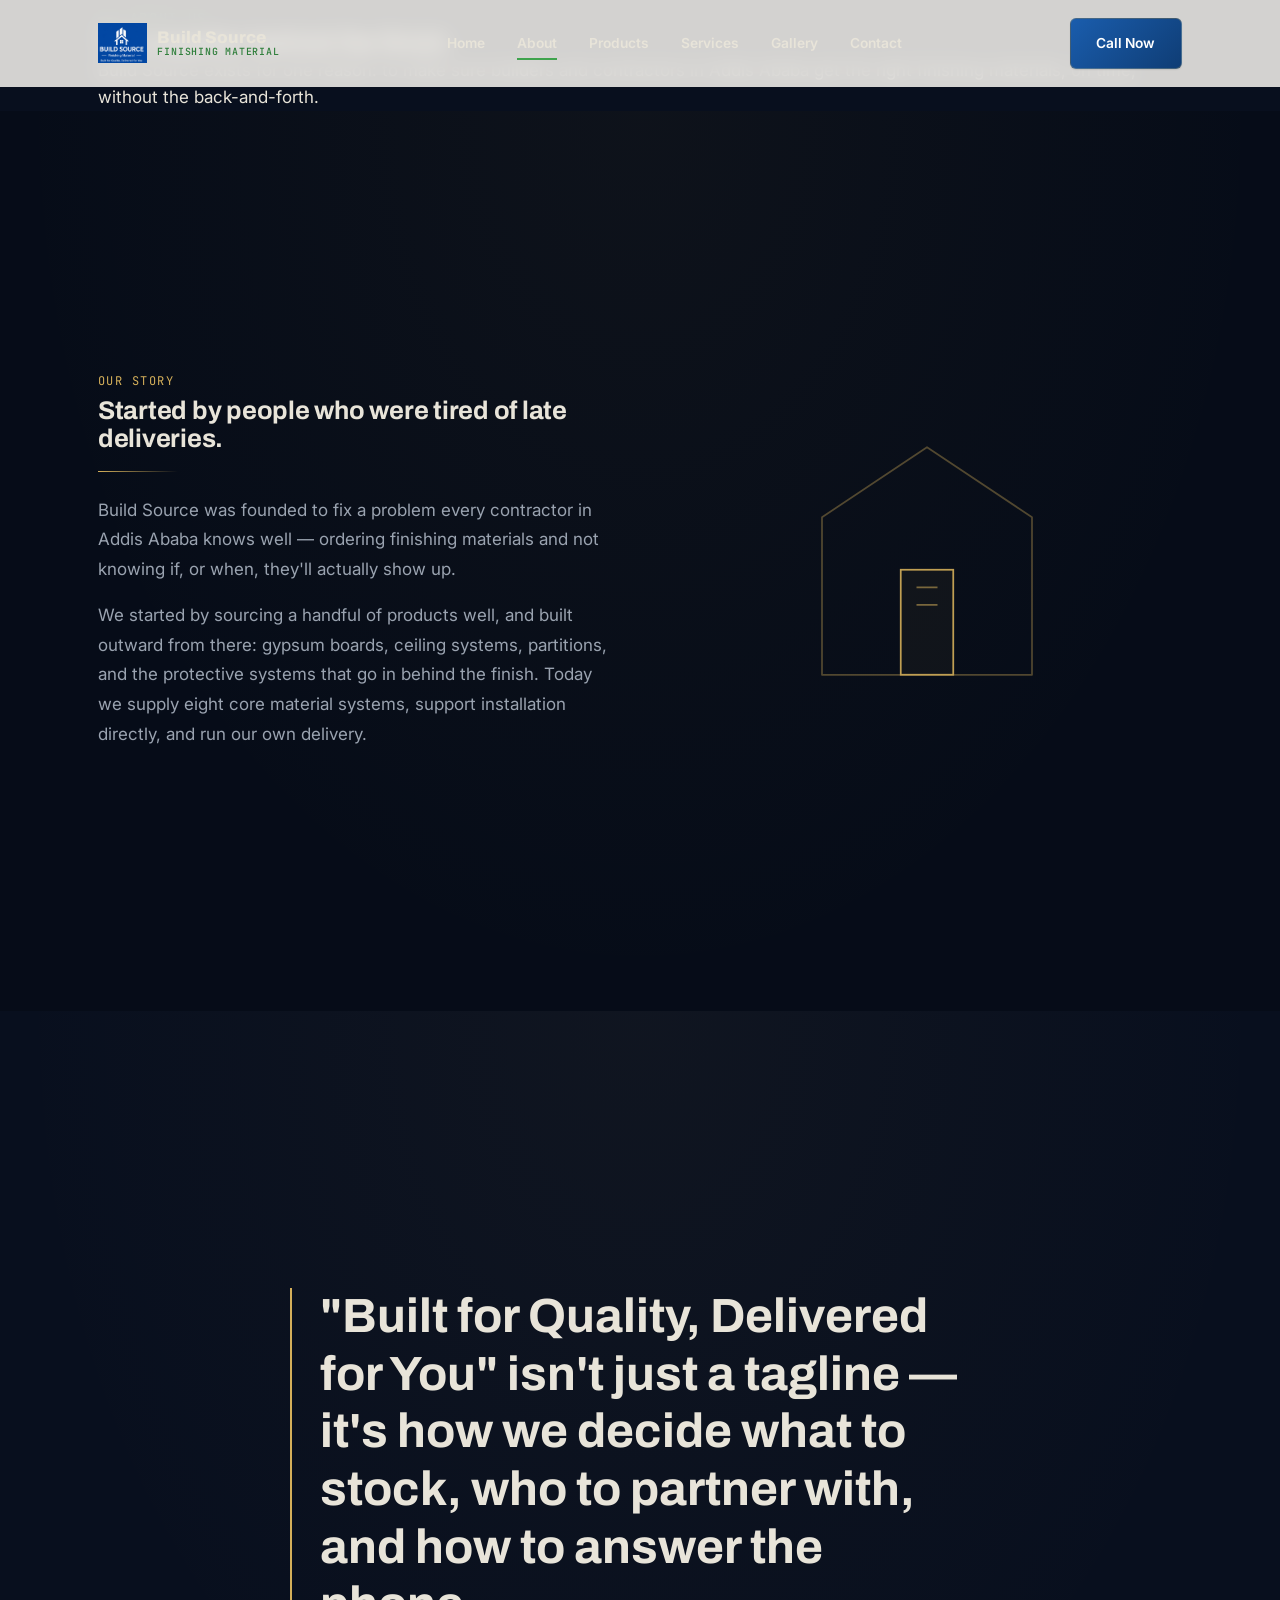
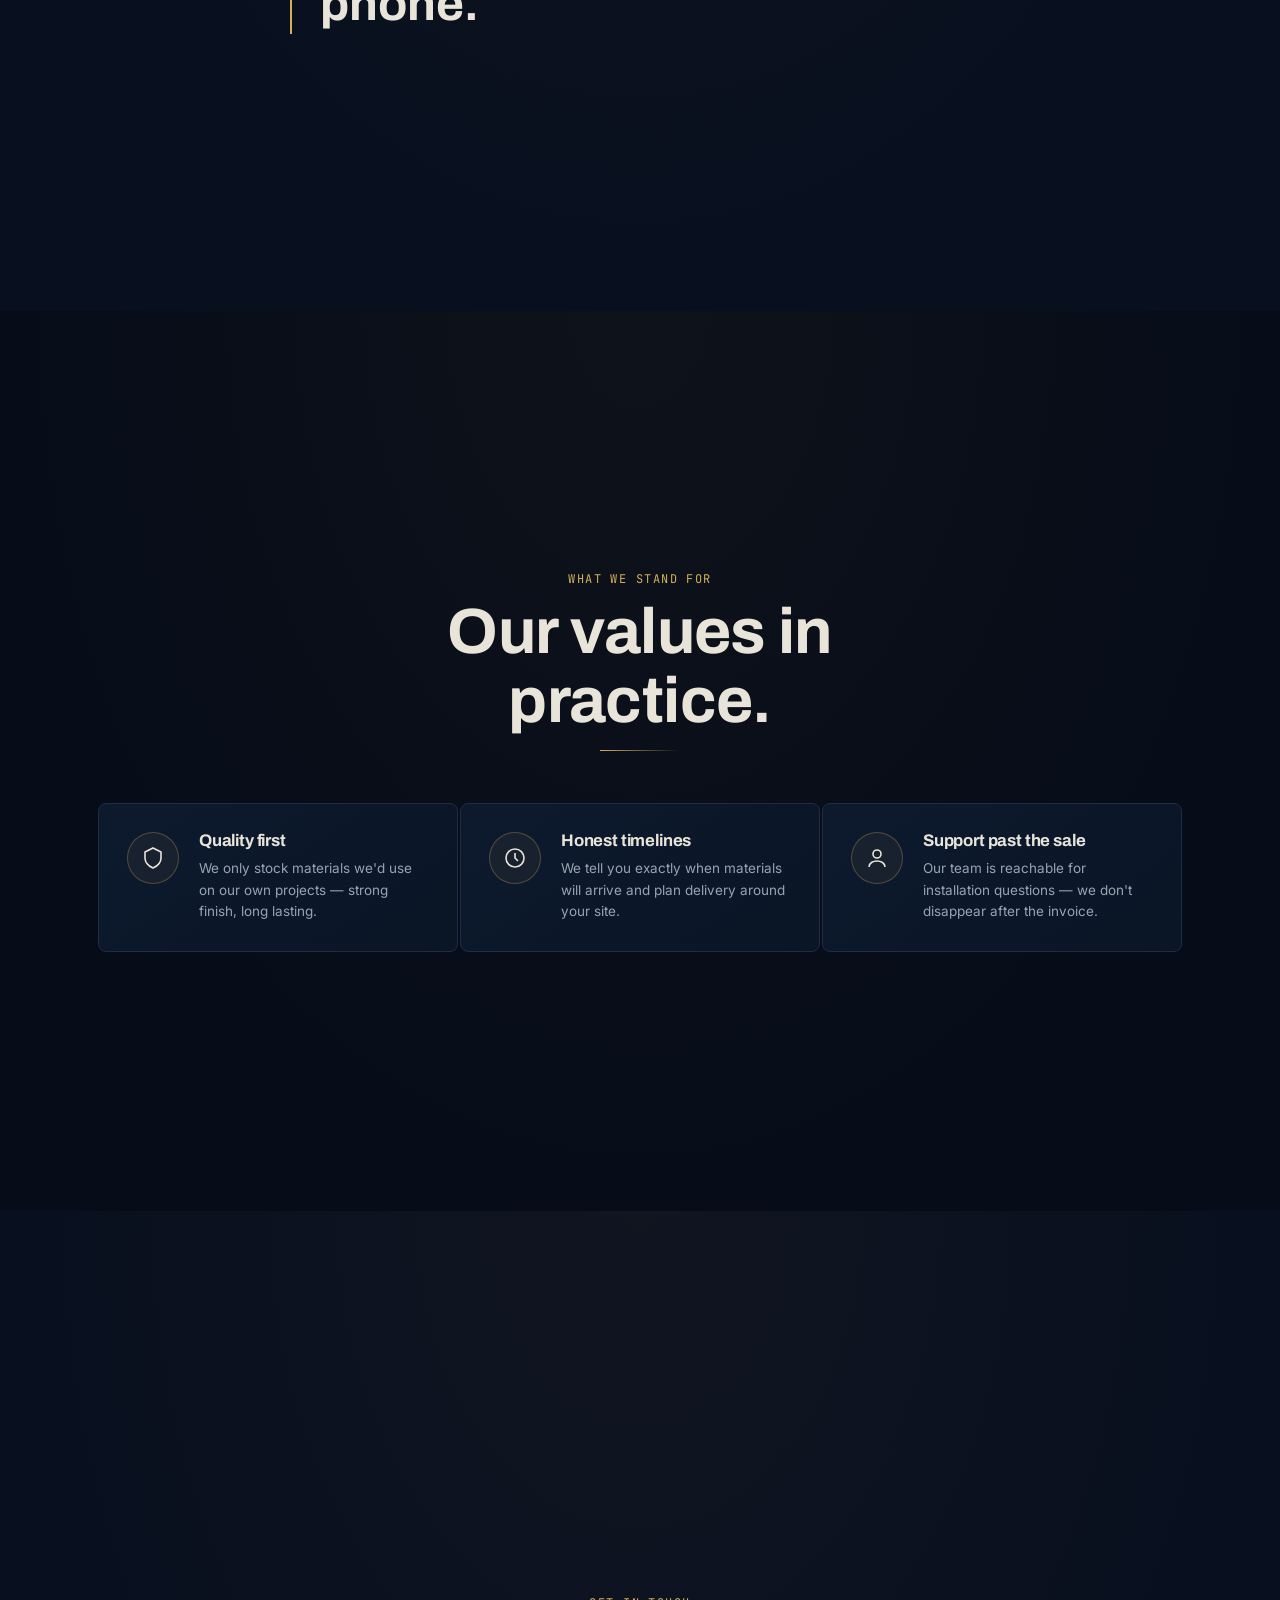
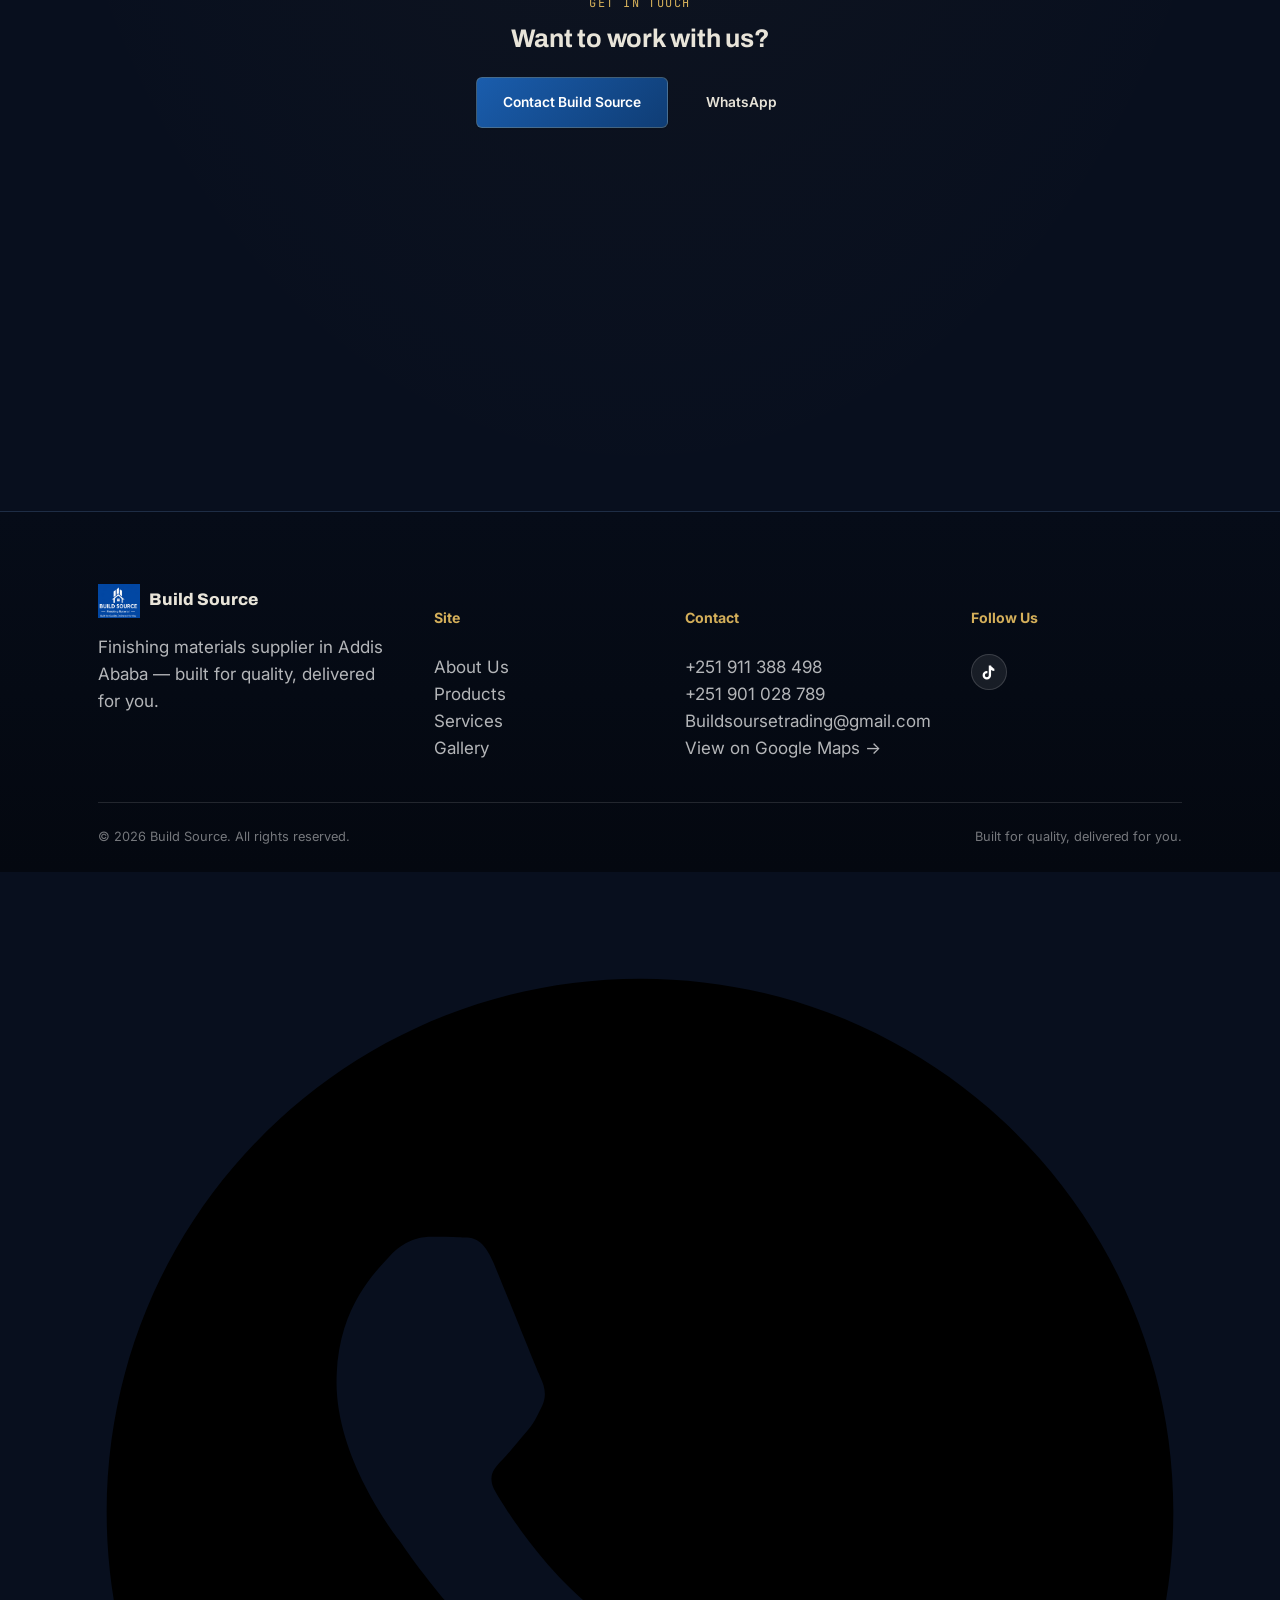
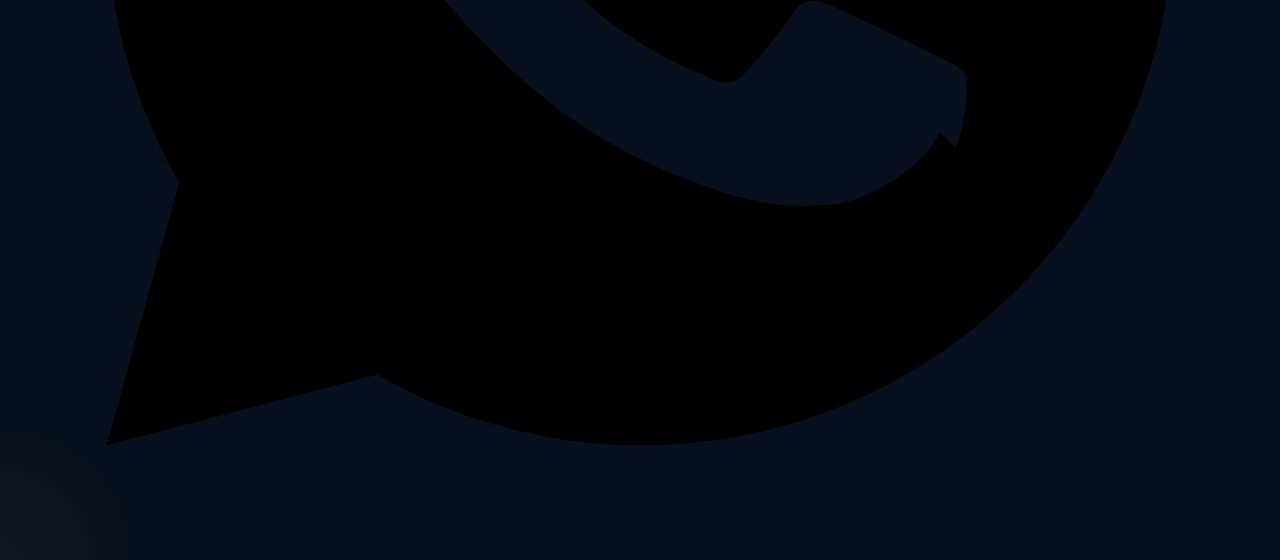
<file: about.html>
<!DOCTYPE html>
<html lang="en">
<head>
<meta charset="UTF-8"><meta name="viewport" content="width=device-width, initial-scale=1.0">
<title>About Us — Build Source</title>
<link rel="icon" href="logo.png">
<link rel="preconnect" href="https://fonts.googleapis.com">
<link href="https://fonts.googleapis.com/css2?family=Archivo:wght@500;700;800&family=Inter:wght@400;500;600;700&family=JetBrains+Mono:wght@500&display=swap" rel="stylesheet">
<link rel="stylesheet" href="main.css">
</head>
<body>
<a class="skip-link" href="#main">Skip to content</a>
<header class="site-header" id="siteHeader">
  <div class="container nav-row">
    <a href="index.html" class="brand"><img src="logo.png" alt="Build Source" height="38"><span class="brand-text">Build Source<small>Finishing Material</small></span></a>
    <nav class="nav-links" id="nav-links">
      <a href="index.html" class="nav-link">Home</a><a href="about.html" class="nav-link is-active">About</a><a href="products.html" class="nav-link">Products</a><a href="services.html" class="nav-link">Services</a><a href="gallery.html" class="nav-link">Gallery</a><a href="contact.html" class="nav-link">Contact</a>
    </nav>
    <div class="nav-actions"><a href="tel:+251911388498" class="btn btn-primary nav-cta">Call Now</a><button class="nav-toggle" id="nav-toggle" aria-label="Open menu"><span></span><span></span><span></span></button></div>
  </div>
</header>
<main id="main">

  <section class="page-hero">
    <div class="blueprint-grid"></div>
    <div class="container page-hero-inner">
      <span class="eyebrow cin-up"><span class="dot"></span> ABOUT US</span>
      <h1 class="cin-up" data-word-split>The supplier behind the finish.</h1>
      <p class="lead cin-up">Build Source exists for one reason: to make sure builders and contractors in Addis Ababa get the right finishing materials, on time, without the back-and-forth.</p>
    </div>
  </section>

  <section class="cin-section section-alt">
    <div class="container cin-split">
      <div class="cin-left">
        <span class="section-label">Our Story</span>
        <h2>Started by people who were tired of late deliveries.</h2>
        <div class="cin-gold-line"></div>
        <p style="color:var(--bs-steel);line-height:1.75;margin-bottom:16px;">Build Source was founded to fix a problem every contractor in Addis Ababa knows well — ordering finishing materials and not knowing if, or when, they'll actually show up.</p>
        <p style="color:var(--bs-steel);line-height:1.75;">We started by sourcing a handful of products well, and built outward from there: gypsum boards, ceiling systems, partitions, and the protective systems that go in behind the finish. Today we supply eight core material systems, support installation directly, and run our own delivery.</p>
      </div>
      <div class="cin-right" style="display:flex;justify-content:center;align-items:center;">
        <svg viewBox="0 0 320 320" fill="none" style="width:100%;max-width:280px;opacity:0.9;">
          <path d="M160 30L280 110V290H40V110L160 30Z" stroke="var(--gold)" stroke-width="2" stroke-linejoin="round" opacity="0.4"/>
          <rect x="130" y="170" width="60" height="120" stroke="var(--gold)" stroke-width="2" fill="rgba(212,175,90,0.05)"/>
          <path d="M148 190H172M148 210H172" stroke="var(--gold)" stroke-width="2" opacity="0.6"/>
        </svg>
      </div>
    </div>
  </section>

  <section class="cin-section">
    <div class="container" style="text-align:center;">
      <div class="cin-quote cin-up" style="text-align:left;max-width:700px;margin:0 auto;">
        "Built for Quality, Delivered for You" isn't just a tagline — it's how we decide what to stock, who to partner with, and how to answer the phone.
      </div>
    </div>
  </section>

  <section class="cin-section section-alt">
    <div class="container">
      <div class="section-head cin-up" style="text-align:center;max-width:480px;margin:0 auto 52px;">
        <span class="section-label">What We Stand For</span>
        <h2>Our values in practice.</h2>
        <div class="cin-gold-line" style="margin:14px auto 0;"></div>
      </div>
      <div style="display:grid;grid-template-columns:repeat(3,1fr);gap:2px;">
        <div class="service-icon-card cin-up">
          <div class="sic-icon"><svg viewBox="0 0 24 24" fill="none" stroke-width="1.6"><path d="M12 2l8 4v6c0 5-3.5 8-8 10-4.5-2-8-5-8-10V6l8-4z" stroke="currentColor"/></svg></div>
          <div><h3>Quality first</h3><p>We only stock materials we'd use on our own projects — strong finish, long lasting.</p></div>
        </div>
        <div class="service-icon-card cin-up">
          <div class="sic-icon"><svg viewBox="0 0 24 24" fill="none" stroke-width="1.6"><circle cx="12" cy="12" r="9" stroke="currentColor"/><path d="M12 7v5l3 3" stroke="currentColor"/></svg></div>
          <div><h3>Honest timelines</h3><p>We tell you exactly when materials will arrive and plan delivery around your site.</p></div>
        </div>
        <div class="service-icon-card cin-up">
          <div class="sic-icon"><svg viewBox="0 0 24 24" fill="none" stroke-width="1.6"><circle cx="12" cy="8" r="4" stroke="currentColor"/><path d="M4 21c0-4 4-6 8-6s8 2 8 6" stroke="currentColor"/></svg></div>
          <div><h3>Support past the sale</h3><p>Our team is reachable for installation questions — we don't disappear after the invoice.</p></div>
        </div>
      </div>
    </div>
  </section>

  <section class="cin-section" style="text-align:center;">
    <div class="container" style="max-width:500px;">
      <span class="section-label cin-up">Get In Touch</span>
      <h2 class="cin-up" style="margin:12px 0 24px;">Want to work with us?</h2>
      <div class="cin-up" style="display:flex;gap:12px;justify-content:center;flex-wrap:wrap;">
        <a class="btn btn-primary" href="contact.html">Contact Build Source</a>
        <a class="btn btn-green" href="https://wa.me/251901028789" target="_blank" rel="noopener">WhatsApp</a>
      </div>
    </div>
  </section>

</main>
<footer class="site-footer"><div class="container"><div class="footer-grid"><div><div class="brand footer-brand"><img src="logo.png" alt="Build Source" height="32"> Build Source</div><p>Finishing materials supplier in Addis Ababa — built for quality, delivered for you.</p></div><div><h5>Site</h5><ul><li><a href="about.html">About Us</a></li><li><a href="products.html">Products</a></li><li><a href="services.html">Services</a></li><li><a href="gallery.html">Gallery</a></li></ul></div><div><h5>Contact</h5><ul><li><a href="tel:+251911388498">+251 911 388 498</a></li><li><a href="https://wa.me/251901028789" target="_blank" rel="noopener">+251 901 028 789</a></li><li><a href="mailto:Buildsoursetrading@gmail.com">Buildsoursetrading@gmail.com</a></li><li><a href="https://maps.app.goo.gl/7VUdG9PiHASHposQ7" target="_blank" rel="noopener">View on Google Maps →</a></li></ul></div><div><h5>Follow Us</h5><div class="footer-social"><a href="https://www.tiktok.com/@buildsourcetrading" target="_blank" rel="noopener" class="social-icon"><svg width="18" height="18" viewBox="0 0 24 24" fill="none"><path d="M16.6 5.82c-.93-.61-1.6-1.55-1.85-2.65h-3.05v13.07c0 1.43-1.16 2.6-2.6 2.6a2.6 2.6 0 1 1 0-5.2c.27 0 .53.04.78.11V10.7a5.65 5.65 0 0 0-.78-.05A5.65 5.65 0 0 0 3.45 16.3a5.65 5.65 0 0 0 5.65 5.65 5.65 5.65 0 0 0 5.65-5.65V9.4a7.6 7.6 0 0 0 4.4 1.4V7.75a4.7 4.7 0 0 1-2.55-1.93Z" fill="currentColor"/></svg></a></div></div></div><div class="footer-bottom"><div>© 2026 Build Source. All rights reserved.</div><div>Built for quality, delivered for you.</div></div></div></footer>
<a class="wa-float" href="https://wa.me/251901028789" aria-label="WhatsApp" target="_blank" rel="noopener"><svg viewBox="0 0 24 24"><path d="M12.01 2C6.48 2 2 6.48 2 12c0 1.85.5 3.58 1.36 5.07L2 22l5.07-1.33A9.93 9.93 0 0012.01 22C17.54 22 22 17.52 22 12S17.54 2 12.01 2zm5.6 14.13c-.24.67-1.39 1.28-1.92 1.34-.49.06-1.1.08-1.78-.11-.41-.12-.94-.3-1.61-.59-2.84-1.22-4.69-4.07-4.83-4.26-.14-.19-1.16-1.54-1.16-2.94 0-1.4.74-2.08 1-2.37.26-.29.57-.36.76-.36.19 0 .38 0 .55.01.17.01.41-.07.64.49.24.58.81 2 .88 2.15.07.15.12.33.02.53-.1.2-.15.32-.3.49-.15.17-.31.38-.44.51-.15.15-.3.31-.13.6.17.29.76 1.25 1.63 2.02 1.12 1 2.06 1.31 2.36 1.46.3.15.48.13.66-.05.18-.18.74-.86.94-1.16.2-.3.4-.25.66-.15.27.1 1.7.8 1.99.94.29.15.49.22.56.34.07.13.07.74-.17 1.4z"/></svg></a>
<script src="main.js"></script>
</body>
</html>
</file>
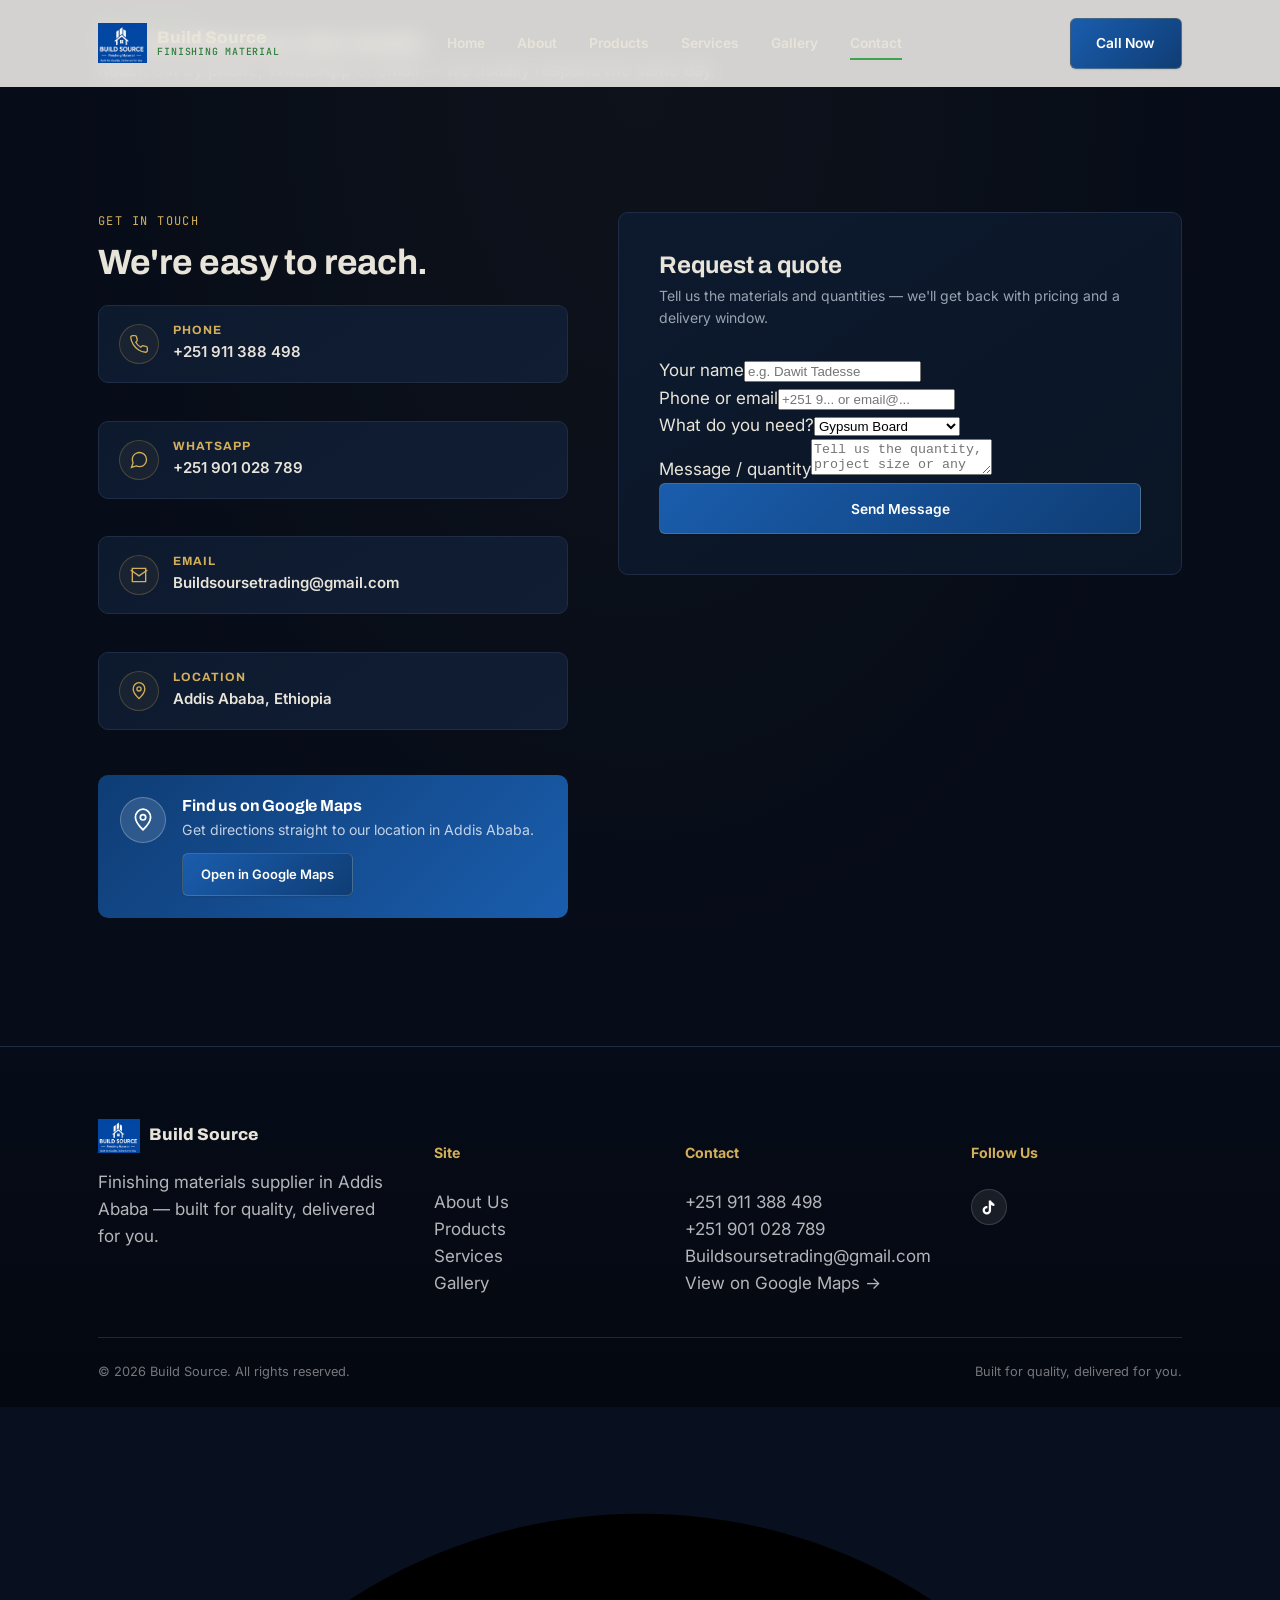
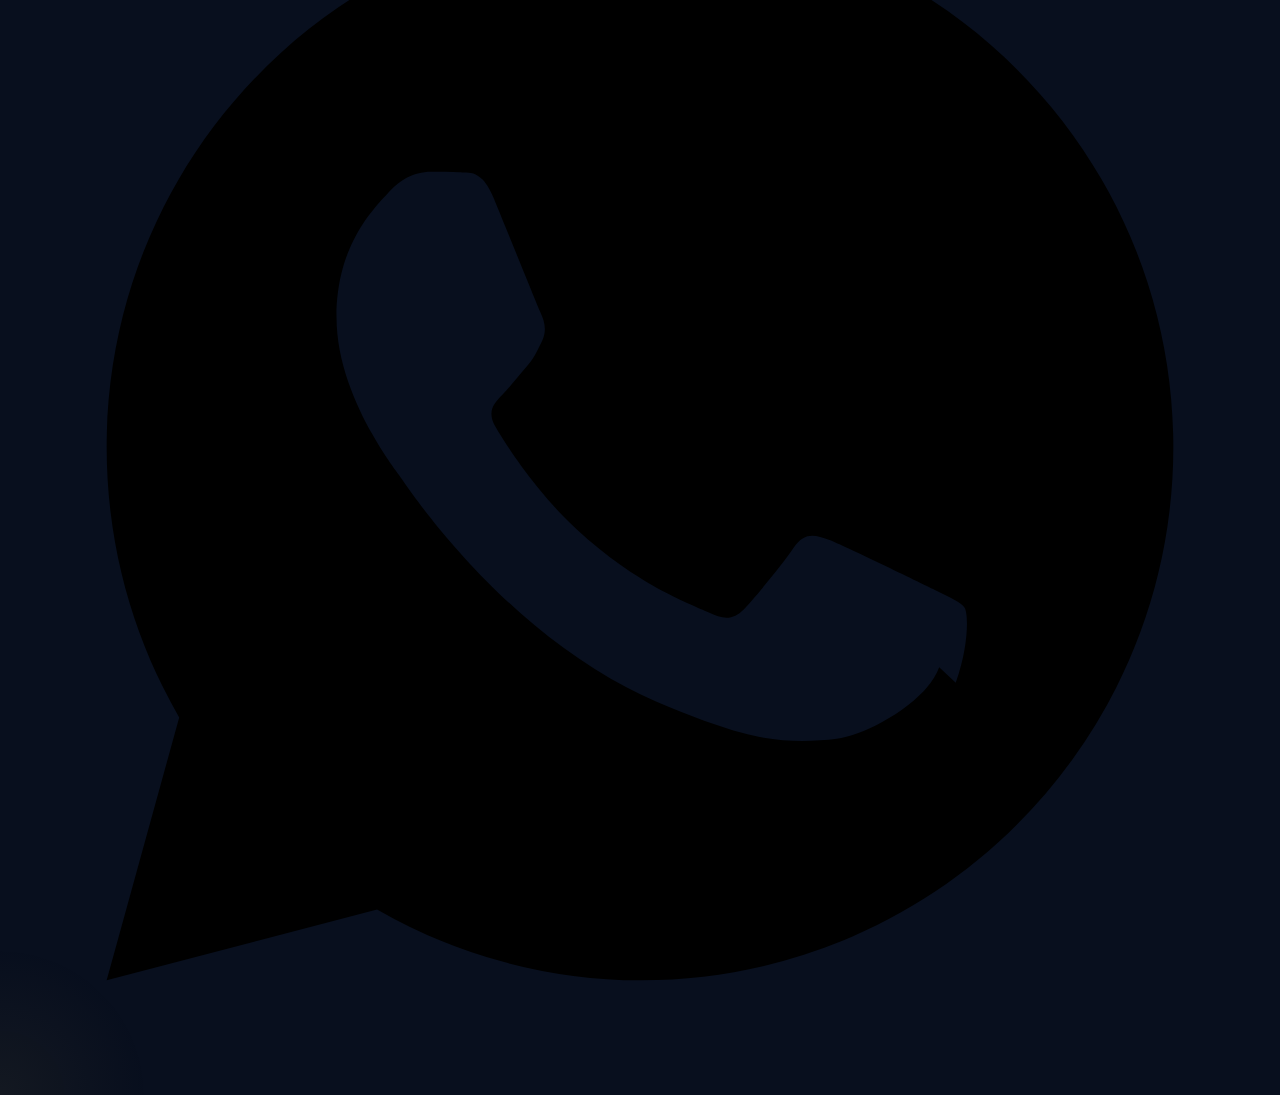
<file: contact.html>
<!DOCTYPE html>
<html lang="en">
<head>
<meta charset="UTF-8"><meta name="viewport" content="width=device-width, initial-scale=1.0">
<title>Contact — Build Source</title>
<link rel="icon" href="logo.png">
<link rel="preconnect" href="https://fonts.googleapis.com">
<link href="https://fonts.googleapis.com/css2?family=Archivo:wght@500;700;800&family=Inter:wght@400;500;600;700&family=JetBrains+Mono:wght@500&display=swap" rel="stylesheet">
<link rel="stylesheet" href="main.css">
</head>
<body>
<a class="skip-link" href="#main">Skip to content</a>
<header class="site-header" id="siteHeader">
  <div class="container nav-row">
    <a href="index.html" class="brand"><img src="logo.png" alt="Build Source" height="38"><span class="brand-text">Build Source<small>Finishing Material</small></span></a>
    <nav class="nav-links" id="nav-links">
      <a href="index.html" class="nav-link">Home</a><a href="about.html" class="nav-link">About</a><a href="products.html" class="nav-link">Products</a><a href="services.html" class="nav-link">Services</a><a href="gallery.html" class="nav-link">Gallery</a><a href="contact.html" class="nav-link is-active">Contact</a>
    </nav>
    <div class="nav-actions"><a href="tel:+251911388498" class="btn btn-primary nav-cta">Call Now</a><button class="nav-toggle" id="nav-toggle" aria-label="Open menu"><span></span><span></span><span></span></button></div>
  </div>
</header>

<main id="main">
  <section class="page-hero">
    <div class="blueprint-grid"></div>
    <div class="container page-hero-inner">
      <span class="eyebrow cin-up"><span class="dot"></span> CONTACT</span>
      <h1 class="cin-up" data-word-split>Tell us what your site needs.</h1>
      <p class="lead cin-up">Reach out by phone, WhatsApp or email — we usually respond the same day.</p>
    </div>
  </section>

  <section class="cin-section section-alt">
    <div class="container" style="display:grid;grid-template-columns:1fr 1.2fr;gap:50px;align-items:start;">

      <div>
        <span class="section-label cin-up">Get In Touch</span>
        <h2 class="cin-up" style="font-size:clamp(1.6rem,3vw,2.2rem);margin:12px 0 24px;">We're easy to reach.</h2>
        <div style="display:flex;flex-direction:column;gap:12px;">
          <a class="contact-info-item cin-left" href="tel:+251911388498">
            <div class="product-icon"><svg width="20" height="20" viewBox="0 0 24 24" fill="none"><path d="M22 16.92v3a2 2 0 0 1-2.18 2 19.79 19.79 0 0 1-8.63-3.07 19.5 19.5 0 0 1-6-6 19.79 19.79 0 0 1-3.07-8.67A2 2 0 0 1 4.11 2h3a2 2 0 0 1 2 1.72c.13.96.36 1.9.68 2.81a2 2 0 0 1-.45 2.11L8.09 9.91a16 16 0 0 0 6 6l1.27-1.27a2 2 0 0 1 2.11-.45c.91.32 1.85.55 2.81.68A2 2 0 0 1 22 16.92z" stroke="#D4AF5A" stroke-width="1.6"/></svg></div>
            <div><h4>Phone</h4><div style="font-size:15px;font-weight:600;">+251 911 388 498</div></div>
          </a>
          <a class="contact-info-item cin-left" href="https://wa.me/251901028789" target="_blank" rel="noopener">
            <div class="product-icon"><svg width="20" height="20" viewBox="0 0 24 24" fill="none"><path d="M21 11.5a8.38 8.38 0 0 1-.9 3.8 8.5 8.5 0 0 1-7.6 4.7 8.38 8.38 0 0 1-3.8-.9L3 21l1.9-5.7a8.38 8.38 0 0 1-.9-3.8 8.5 8.5 0 0 1 4.7-7.6 8.38 8.38 0 0 1 3.8-.9h.5a8.48 8.48 0 0 1 8 8v.5z" stroke="#D4AF5A" stroke-width="1.6"/></svg></div>
            <div><h4>WhatsApp</h4><div style="font-size:15px;font-weight:600;">+251 901 028 789</div></div>
          </a>
          <a class="contact-info-item cin-left" href="mailto:Buildsoursetrading@gmail.com">
            <div class="product-icon"><svg width="20" height="20" viewBox="0 0 24 24" fill="none"><path d="M4 4h16v16H4z" stroke="#D4AF5A" stroke-width="1.6"/><path d="M22 6l-10 7L2 6" stroke="#D4AF5A" stroke-width="1.6"/></svg></div>
            <div><h4>Email</h4><div style="font-size:15px;font-weight:600;">Buildsoursetrading@gmail.com</div></div>
          </a>
          <a class="contact-info-item cin-left" href="https://maps.app.goo.gl/7VUdG9PiHASHposQ7" target="_blank" rel="noopener">
            <div class="product-icon"><svg width="20" height="20" viewBox="0 0 24 24" fill="none"><path d="M12 21C12 21 19 14.5 19 9.5C19 5.4 15.9 2 12 2C8.1 2 5 5.4 5 9.5C5 14.5 12 21 12 21Z" stroke="#D4AF5A" stroke-width="1.6"/><circle cx="12" cy="9.5" r="2.5" stroke="#D4AF5A" stroke-width="1.6"/></svg></div>
            <div><h4>Location</h4><div style="font-size:15px;font-weight:600;">Addis Ababa, Ethiopia</div></div>
          </a>
        </div>

        <div class="map-card cin-up" style="margin-top:20px;">
          <div class="map-card-icon"><svg width="26" height="26" viewBox="0 0 24 24" fill="none"><path d="M12 21C12 21 19 14.5 19 9.5C19 5.4 15.9 2 12 2C8.1 2 5 5.4 5 9.5C5 14.5 12 21 12 21Z" stroke="#fff" stroke-width="1.6"/><circle cx="12" cy="9.5" r="2.5" stroke="#fff" stroke-width="1.6"/></svg></div>
          <div>
            <h4>Find us on Google Maps</h4>
            <p>Get directions straight to our location in Addis Ababa.</p>
            <a href="https://maps.app.goo.gl/7VUdG9PiHASHposQ7" target="_blank" rel="noopener" class="btn btn-primary" style="margin-top:12px;font-size:13px;padding:10px 18px;">Open in Google Maps</a>
          </div>
        </div>
      </div>

      <div class="cin-form-card cin-right">
        <h3>Request a quote</h3>
        <p class="form-sub">Tell us the materials and quantities — we'll get back with pricing and a delivery window.</p>
        <form id="contactForm">
          <div class="form-row"><label>Your name</label><input type="text" name="name" placeholder="e.g. Dawit Tadesse" required></div>
          <div class="form-row"><label>Phone or email</label><input type="text" name="_replyto" placeholder="+251 9... or email@..." required></div>
          <div class="form-row"><label>What do you need?</label><select name="service"><option>Gypsum Board</option><option>Ceiling Systems</option><option>Partition Systems</option><option>Soundproof Systems</option><option>Waterproof Solutions</option><option>Aluminum Ceiling</option><option>Armstrong Ceiling</option><option>Cement Board</option><option>Multiple / Other</option></select></div>
          <div class="form-row"><label>Message / quantity</label><textarea name="message" placeholder="Tell us the quantity, project size or any other details…" required></textarea></div>
          <button type="submit" class="btn btn-primary" style="width:100%;justify-content:center;" id="contactSubmit">Send Message</button>
          <div class="form-msg" id="contactMsg"></div>
        </form>
      </div>

    </div>
  </section>
</main>

<footer class="site-footer"><div class="container"><div class="footer-grid"><div><div class="brand footer-brand"><img src="logo.png" alt="Build Source" height="32"> Build Source</div><p>Finishing materials supplier in Addis Ababa — built for quality, delivered for you.</p></div><div><h5>Site</h5><ul><li><a href="about.html">About Us</a></li><li><a href="products.html">Products</a></li><li><a href="services.html">Services</a></li><li><a href="gallery.html">Gallery</a></li></ul></div><div><h5>Contact</h5><ul><li><a href="tel:+251911388498">+251 911 388 498</a></li><li><a href="https://wa.me/251901028789" target="_blank" rel="noopener">+251 901 028 789</a></li><li><a href="mailto:Buildsoursetrading@gmail.com">Buildsoursetrading@gmail.com</a></li><li><a href="https://maps.app.goo.gl/7VUdG9PiHASHposQ7" target="_blank" rel="noopener">View on Google Maps →</a></li></ul></div><div><h5>Follow Us</h5><div class="footer-social"><a href="https://www.tiktok.com/@buildsourcetrading" target="_blank" rel="noopener" class="social-icon"><svg width="18" height="18" viewBox="0 0 24 24" fill="none"><path d="M16.6 5.82c-.93-.61-1.6-1.55-1.85-2.65h-3.05v13.07c0 1.43-1.16 2.6-2.6 2.6a2.6 2.6 0 1 1 0-5.2c.27 0 .53.04.78.11V10.7a5.65 5.65 0 0 0-.78-.05A5.65 5.65 0 0 0 3.45 16.3a5.65 5.65 0 0 0 5.65 5.65 5.65 5.65 0 0 0 5.65-5.65V9.4a7.6 7.6 0 0 0 4.4 1.4V7.75a4.7 4.7 0 0 1-2.55-1.93Z" fill="currentColor"/></svg></a></div></div></div><div class="footer-bottom"><div>© 2026 Build Source. All rights reserved.</div><div>Built for quality, delivered for you.</div></div></div></footer>
<a class="wa-float" href="https://wa.me/251901028789" aria-label="WhatsApp" target="_blank" rel="noopener"><svg viewBox="0 0 24 24"><path d="M12.01 2C6.48 2 2 6.48 2 12c0 1.85.5 3.58 1.36 5.07L2 22l5.07-1.33A9.93 9.93 0 0012.01 22C17.54 22 22 17.52 22 12S17.54 2 12.01 2zm5.6 14.13c-.24.67-1.39 1.28-1.92 1.34-.49.06-1.1.08-1.78-.11-.41-.12-.94-.3-1.61-.59-2.84-1.22-4.69-4.07-4.83-4.26-.14-.19-1.16-1.54-1.16-2.94 0-1.4.74-2.08 1-2.37.26-.29.57-.36.76-.36.19 0 .38 0 .55.01.17.01.41-.07.64.49.24.58.81 2 .88 2.15.07.15.12.33.02.53-.1.2-.15.32-.3.49-.15.17-.31.38-.44.51-.15.15-.3.31-.13.6.17.29.76 1.25 1.63 2.02 1.12 1 2.06 1.31 2.36 1.46.3.15.48.13.66-.05.18-.18.74-.86.94-1.16.2-.3.4-.25.66-.15.27.1 1.7.8 1.99.94.29.15.49.22.56.34.07.13.07.74-.17 1.4z"/></svg></a>
<script src="main.js"></script>
<script src="contact.js"></script>
</body>
</html>
</file>
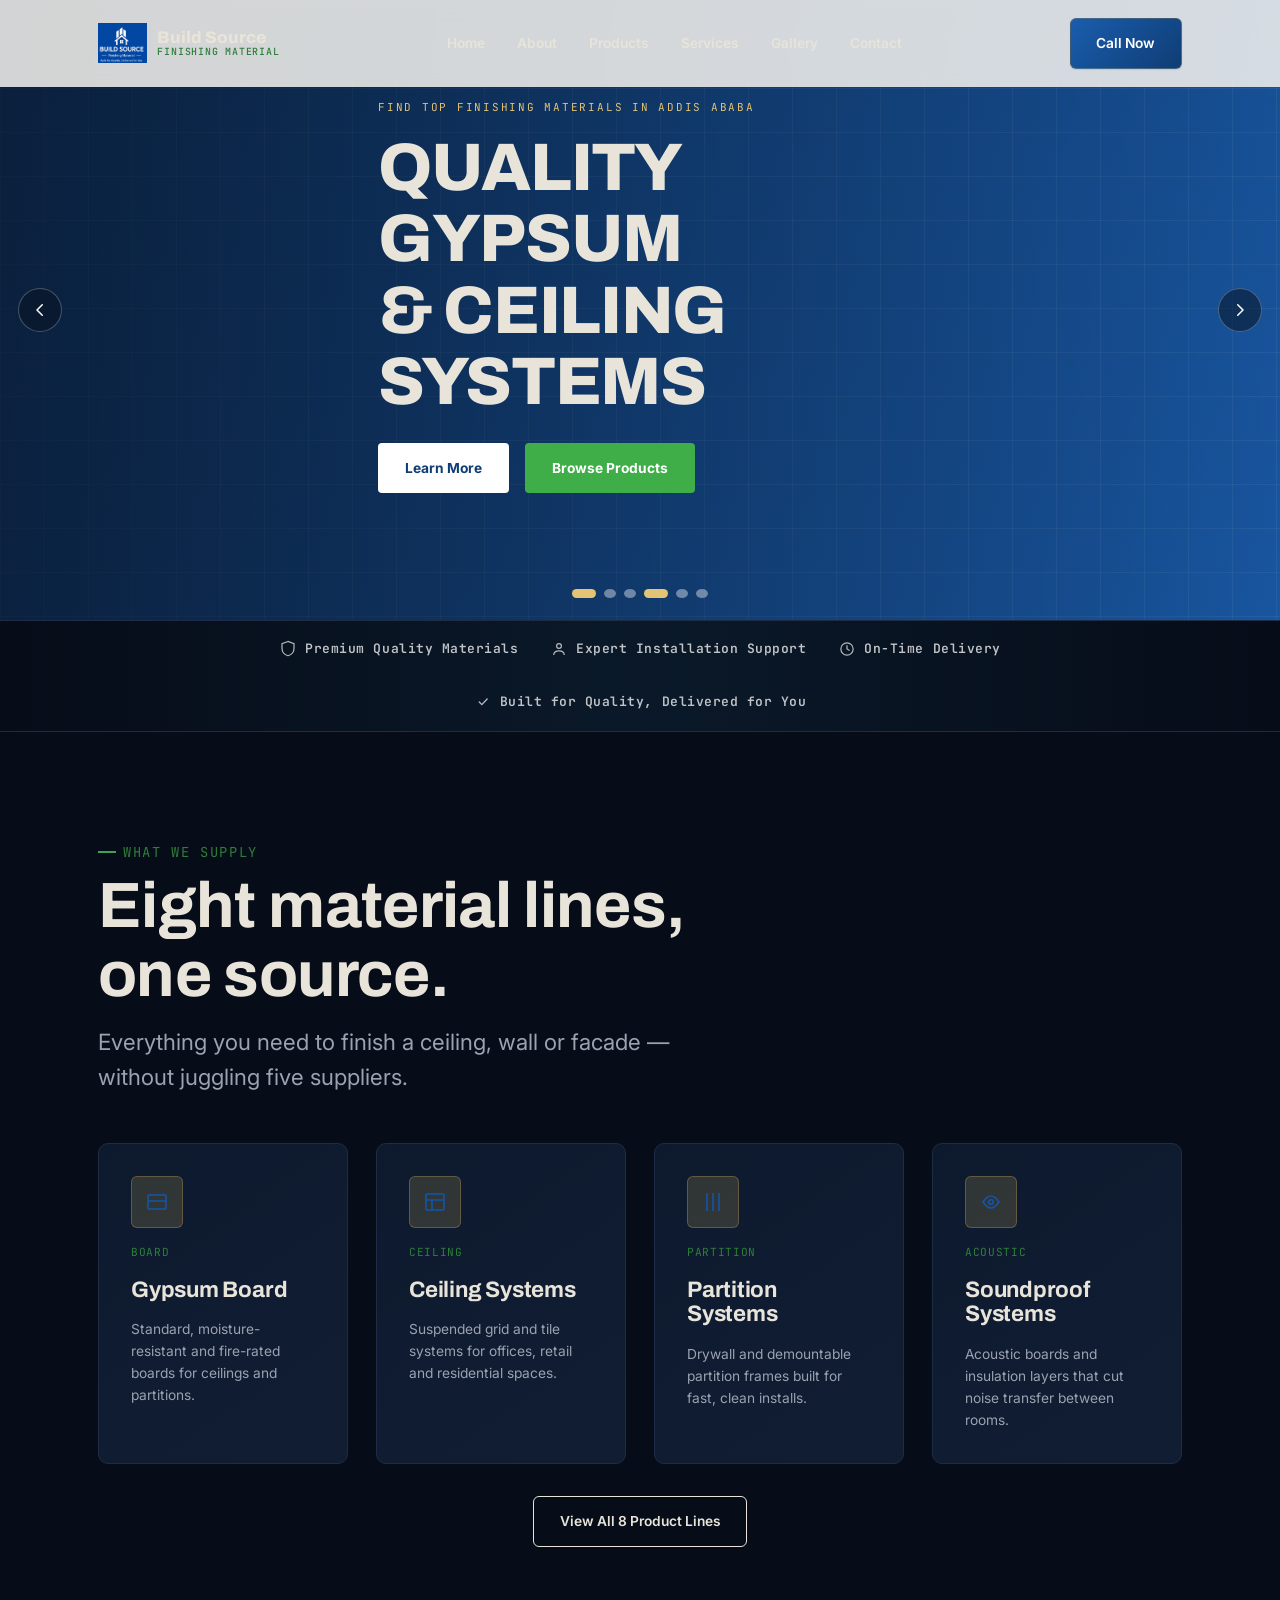
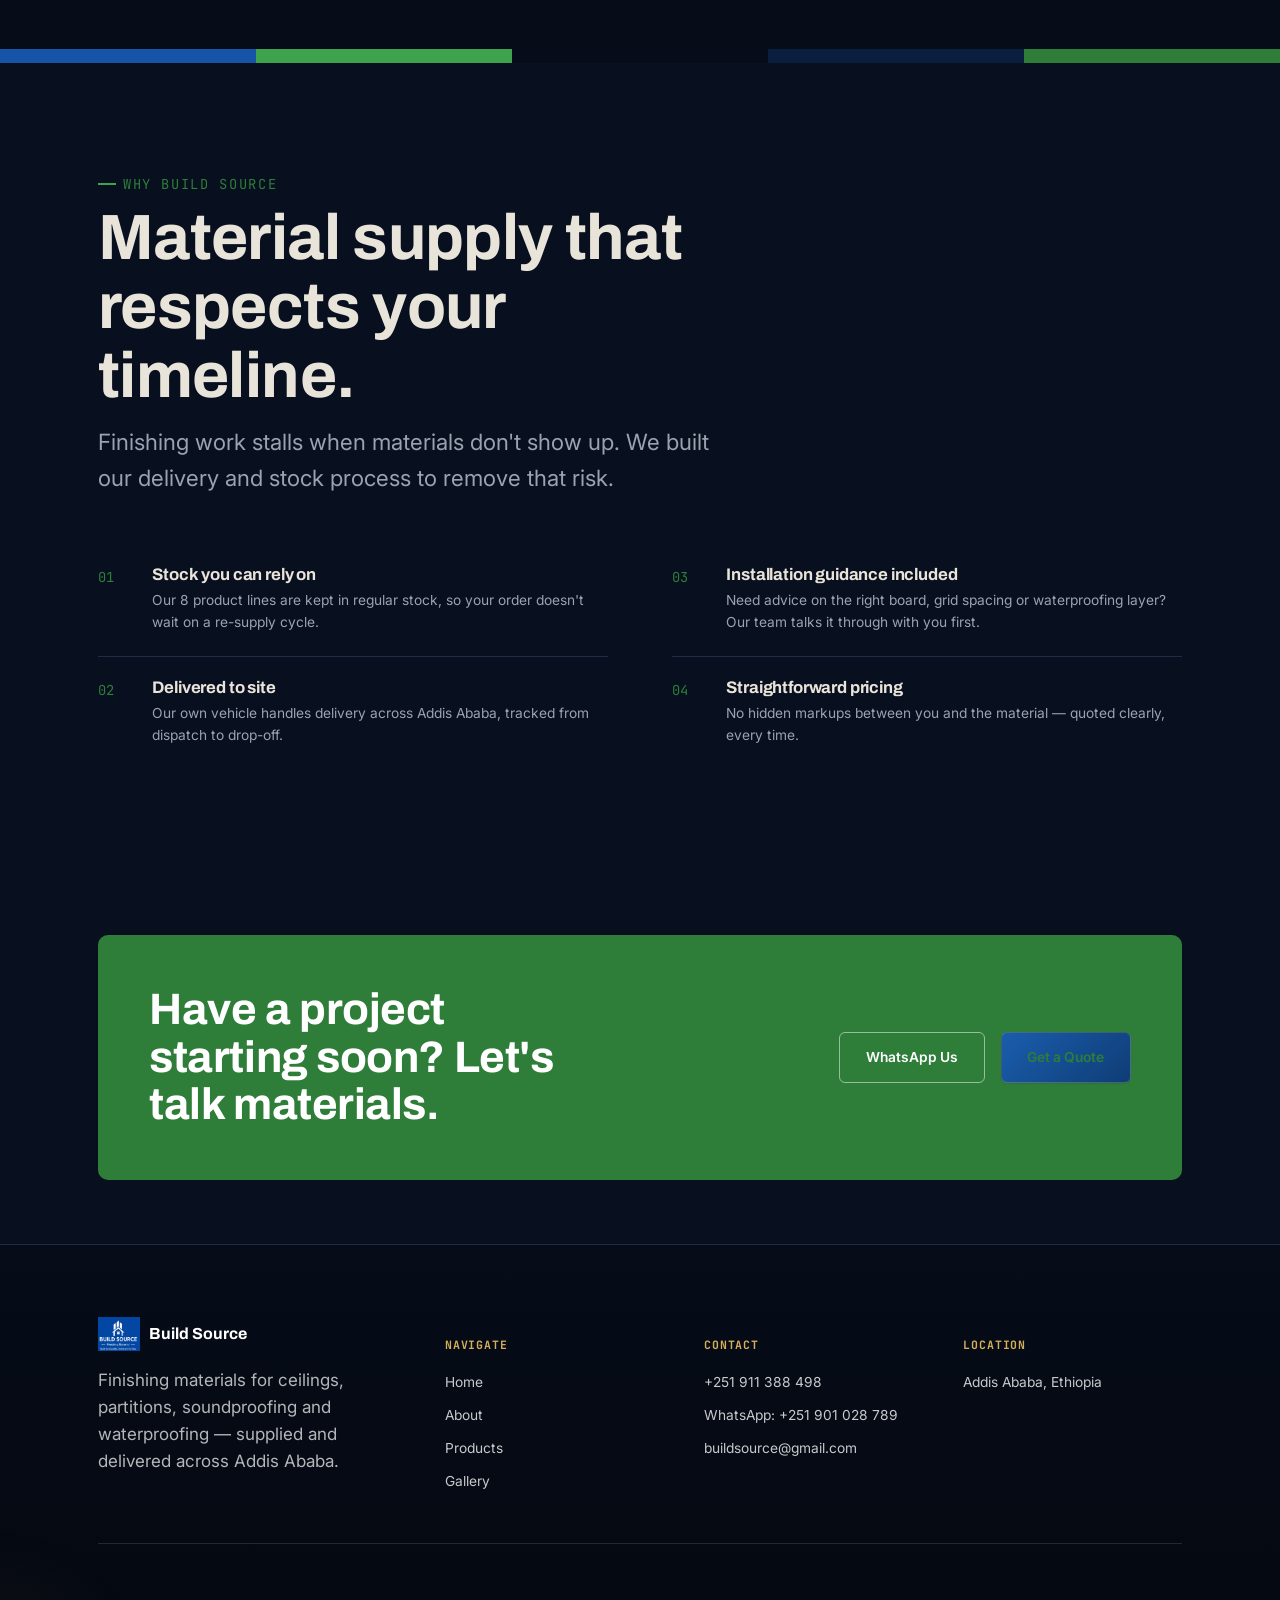
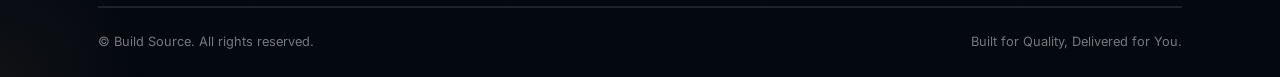
<file: index (5).html>
<!DOCTYPE html>
<html lang="en">
<head>
<meta charset="UTF-8">
<meta name="viewport" content="width=device-width, initial-scale=1.0">
<title>Build Source — Finishing Materials | Addis Ababa</title>
<meta name="description" content="Build Source supplies gypsum board, ceiling systems, partition systems, soundproofing and waterproofing materials in Addis Ababa. Built for quality, delivered for you.">
<link rel="icon" type="image/png" href="logo.png">
<link rel="preconnect" href="https://fonts.googleapis.com">
<link rel="preconnect" href="https://fonts.gstatic.com" crossorigin>
<link href="https://fonts.googleapis.com/css2?family=Archivo:wght@500;700;800&family=Inter:wght@400;500;600;700&family=JetBrains+Mono:wght@500&display=swap" rel="stylesheet">
<link rel="stylesheet" href="main.css">
</head>
<body>
<a class="skip-link" href="#main">Skip to content</a>

<header class="site-header">
  <div class="container nav-row">
    <a href="index.html" class="brand">
      <img src="logo.png" alt="Build Source logo">
      <span class="brand-text">Build Source<small>Finishing Material</small></span>
    </a>
    <nav class="nav-links" id="nav-links">
      <a href="index.html" data-page="index.html">Home</a>
      <a href="about.html" data-page="about.html">About</a>
      <a href="products.html" data-page="products.html">Products</a>
      <a href="services.html" data-page="services.html">Services</a>
      <a href="gallery.html" data-page="gallery.html">Gallery</a>
      <a href="contact.html" data-page="contact.html">Contact</a>
      <a href="tel:+251911388498" class="btn btn-primary nav-mobile-cta">Call Now</a>
    </nav>
    <div class="nav-actions">
      <a href="tel:+251911388498" class="btn btn-primary nav-cta">Call Now</a>
      <button class="nav-toggle" id="nav-toggle" aria-label="Open menu" aria-expanded="false">
        <span></span><span></span><span></span>
      </button>
    </div>
  </div>
</header>

<main id="main">

  <!-- HERO BANNER (full-bleed slideshow, photo-banner style) -->
  <section class="hero-banner2" data-slideshow2>

    <div class="hb2-slide is-active" data-slide2 style="--hb2-grad:linear-gradient(120deg,#0F3D75,#1A5DAD);">
      <div class="hb2-pattern"></div>
      <div class="hb2-overlay"></div>
      <div class="container hb2-content">
        <span class="hb2-label">Find top finishing materials in Addis Ababa</span>
        <h1>QUALITY GYPSUM<br>&amp; CEILING SYSTEMS</h1>
        <div class="hero-actions">
          <a href="about.html" class="btn btn-white">Learn More</a>
          <a href="products.html" class="btn btn-accent">Browse Products</a>
        </div>
      </div>
    </div>

    <div class="hb2-slide" data-slide2 style="--hb2-grad:linear-gradient(120deg,#16345C,#3FAE49);">
      <div class="hb2-pattern"></div>
      <div class="hb2-overlay"></div>
      <div class="container hb2-content">
        <span class="hb2-label">Built tough, built to last</span>
        <h1>PARTITION &amp;<br>SOUNDPROOF SYSTEMS</h1>
        <div class="hero-actions">
          <a href="about.html" class="btn btn-white">Learn More</a>
          <a href="products.html" class="btn btn-accent">Browse Products</a>
        </div>
      </div>
    </div>

    <div class="hb2-slide" data-slide2 style="--hb2-grad:linear-gradient(120deg,#0B2545,#E3C374);">
      <div class="hb2-pattern"></div>
      <div class="hb2-overlay"></div>
      <div class="container hb2-content">
        <span class="hb2-label">Protect every project</span>
        <h1>WATERPROOF &amp;<br>ALUMINUM CEILING</h1>
        <div class="hero-actions">
          <a href="about.html" class="btn btn-white">Learn More</a>
          <a href="products.html" class="btn btn-accent">Browse Products</a>
        </div>
      </div>
    </div>

    <button class="hb2-arrow hb2-arrow-prev" data-slide2-prev aria-label="Previous slide">
      <svg width="18" height="18" viewBox="0 0 24 24" fill="none"><path d="M15 5L8 12L15 19" stroke="currentColor" stroke-width="2" stroke-linecap="round" stroke-linejoin="round"/></svg>
    </button>
    <button class="hb2-arrow hb2-arrow-next" data-slide2-next aria-label="Next slide">
      <svg width="18" height="18" viewBox="0 0 24 24" fill="none"><path d="M9 5L16 12L9 19" stroke="currentColor" stroke-width="2" stroke-linecap="round" stroke-linejoin="round"/></svg>
    </button>

    <div class="hb2-dots" data-slide2-dots></div>
  </section>
  <script>
    (function(){
      var slides = document.querySelectorAll('[data-slide2]');
      var dotsHost = document.querySelector('[data-slide2-dots]');
      var idx = 0;
      if (!slides.length) return;
      slides.forEach(function(_, i){
        var dot = document.createElement('button');
        dot.className = 'hb2-dot' + (i === 0 ? ' is-active' : '');
        dot.setAttribute('aria-label', 'Go to slide ' + (i+1));
        dot.addEventListener('click', function(){ goTo(i); });
        dotsHost.appendChild(dot);
      });
      var dots = dotsHost.querySelectorAll('.hb2-dot');
      function goTo(i){
        slides[idx].classList.remove('is-active');
        dots[idx].classList.remove('is-active');
        idx = (i + slides.length) % slides.length;
        slides[idx].classList.add('is-active');
        dots[idx].classList.add('is-active');
      }
      document.querySelector('[data-slide2-prev]').addEventListener('click', function(){ goTo(idx - 1); resetTimer(); });
      document.querySelector('[data-slide2-next]').addEventListener('click', function(){ goTo(idx + 1); resetTimer(); });
      var timer = setInterval(function(){ goTo(idx + 1); }, 5000);
      function resetTimer(){ clearInterval(timer); timer = setInterval(function(){ goTo(idx + 1); }, 5000); }
    })();
  </script>


  <!-- TRUST STRIP -->
  <div class="trust-strip">
    <div class="container trust-row">
      <div class="trust-item"><svg width="18" height="18" viewBox="0 0 24 24" fill="none"><path d="M12 2L4 5V11C4 16 7.5 19.7 12 21C16.5 19.7 20 16 20 11V5L12 2Z" stroke="white" stroke-width="1.6"/></svg> Premium Quality Materials</div>
      <div class="trust-item"><svg width="18" height="18" viewBox="0 0 24 24" fill="none"><circle cx="12" cy="8" r="3.2" stroke="white" stroke-width="1.6"/><path d="M5 20C5 16.5 8 14.5 12 14.5C16 14.5 19 16.5 19 20" stroke="white" stroke-width="1.6"/></svg> Expert Installation Support</div>
      <div class="trust-item"><svg width="18" height="18" viewBox="0 0 24 24" fill="none"><circle cx="12" cy="12" r="8.2" stroke="white" stroke-width="1.6"/><path d="M12 7V12L15.5 14" stroke="white" stroke-width="1.6"/></svg> On-Time Delivery</div>
      <div class="trust-item"><svg width="18" height="18" viewBox="0 0 24 24" fill="none"><path d="M7 12L10.5 15.5L17.5 8" stroke="white" stroke-width="1.8" stroke-linecap="round"/></svg> Built for Quality, Delivered for You</div>
    </div>
  </div>

  <!-- PRODUCT HIGHLIGHT -->
  <section class="section section-alt">
    <div class="container">
      <div class="section-head">
        <span class="eyebrow">What We Supply</span>
        <h2>Eight material lines, one source.</h2>
        <p>Everything you need to finish a ceiling, wall or facade — without juggling five suppliers.</p>
      </div>
      <div class="grid grid-4">
        <article class="card product-card fade-up">
          <div class="product-icon"><svg width="24" height="24" viewBox="0 0 24 24" fill="none"><rect x="3" y="5" width="18" height="14" rx="1" stroke="#1554A8" stroke-width="1.6"/><path d="M3 11H21" stroke="#1554A8" stroke-width="1.6"/></svg></div>
          <span class="product-tag">Board</span>
          <h3>Gypsum Board</h3>
          <p>Standard, moisture-resistant and fire-rated boards for ceilings and partitions.</p>
        </article>
        <article class="card product-card fade-up">
          <div class="product-icon"><svg width="24" height="24" viewBox="0 0 24 24" fill="none"><rect x="3" y="4" width="18" height="16" rx="1" stroke="#1554A8" stroke-width="1.6"/><path d="M3 10H21M9 10V20" stroke="#1554A8" stroke-width="1.6"/></svg></div>
          <span class="product-tag">Ceiling</span>
          <h3>Ceiling Systems</h3>
          <p>Suspended grid and tile systems for offices, retail and residential spaces.</p>
        </article>
        <article class="card product-card fade-up">
          <div class="product-icon"><svg width="24" height="24" viewBox="0 0 24 24" fill="none"><path d="M12 3V21M6 3V21M18 3V21" stroke="#1554A8" stroke-width="1.6"/></svg></div>
          <span class="product-tag">Partition</span>
          <h3>Partition Systems</h3>
          <p>Drywall and demountable partition frames built for fast, clean installs.</p>
        </article>
        <article class="card product-card fade-up">
          <div class="product-icon"><svg width="24" height="24" viewBox="0 0 24 24" fill="none"><path d="M4 12C4 12 8 6 12 6C16 6 20 12 20 12C20 12 16 18 12 18C8 18 4 12 4 12Z" stroke="#1554A8" stroke-width="1.6"/><circle cx="12" cy="12" r="2.2" stroke="#1554A8" stroke-width="1.6"/></svg></div>
          <span class="product-tag">Acoustic</span>
          <h3>Soundproof Systems</h3>
          <p>Acoustic boards and insulation layers that cut noise transfer between rooms.</p>
        </article>
      </div>
      <div class="text-center mt-2">
        <a href="products.html" class="btn btn-secondary">View All 8 Product Lines</a>
      </div>
    </div>
  </section>

  <div class="layer-divider" aria-hidden="true"><span></span><span></span><span></span><span></span><span></span></div>

  <!-- WHY US -->
  <section class="section">
    <div class="container">
      <div class="section-head">
        <span class="eyebrow">Why Build Source</span>
        <h2>Material supply that respects your timeline.</h2>
        <p>Finishing work stalls when materials don't show up. We built our delivery and stock process to remove that risk.</p>
      </div>
      <div class="grid grid-2" style="gap: clamp(2rem, 5vw, 4rem); align-items: start;">
        <div>
          <div class="feature-row">
            <span class="feature-num">01</span>
            <div><h4>Stock you can rely on</h4><p>Our 8 product lines are kept in regular stock, so your order doesn't wait on a re-supply cycle.</p></div>
          </div>
          <div class="feature-row">
            <span class="feature-num">02</span>
            <div><h4>Delivered to site</h4><p>Our own vehicle handles delivery across Addis Ababa, tracked from dispatch to drop-off.</p></div>
          </div>
        </div>
        <div>
          <div class="feature-row">
            <span class="feature-num">03</span>
            <div><h4>Installation guidance included</h4><p>Need advice on the right board, grid spacing or waterproofing layer? Our team talks it through with you first.</p></div>
          </div>
          <div class="feature-row">
            <span class="feature-num">04</span>
            <div><h4>Straightforward pricing</h4><p>No hidden markups between you and the material — quoted clearly, every time.</p></div>
          </div>
        </div>
      </div>
    </div>
  </section>

  <!-- CTA -->
  <section class="section-tight">
    <div class="container">
      <div class="cta-banner fade-up">
        <h3>Have a project starting soon? Let's talk materials.</h3>
        <div class="hero-actions" style="margin:0;">
          <a href="https://wa.me/251901028789" target="_blank" rel="noopener" class="btn btn-ghost">WhatsApp Us</a>
          <a href="contact.html" class="btn btn-primary">Get a Quote</a>
        </div>
      </div>
    </div>
  </section>

</main>

<footer class="site-footer">
  <div class="container">
    <div class="footer-grid">
      <div>
        <div class="footer-brand">
          <img src="logo.png" alt="Build Source logo">
          <strong>Build Source</strong>
        </div>
        <p>Finishing materials for ceilings, partitions, soundproofing and waterproofing — supplied and delivered across Addis Ababa.</p>
      </div>
      <div class="footer-col">
        <h5>Navigate</h5>
        <a href="index.html">Home</a>
        <a href="about.html">About</a>
        <a href="products.html">Products</a>
        <a href="gallery.html">Gallery</a>
      </div>
      <div class="footer-col">
        <h5>Contact</h5>
        <a href="tel:+251911388498">+251 911 388 498</a>
        <a href="https://wa.me/251901028789" target="_blank" rel="noopener">WhatsApp: +251 901 028 789</a>
        <a href="mailto:buildsource@gmail.com">buildsource@gmail.com</a>
      </div>
      <div class="footer-col">
        <h5>Location</h5>
        <p>Addis Ababa, Ethiopia</p>
      </div>
    </div>
    <div class="truck-strip" aria-hidden="true">
      <div class="truck-track"></div>
      <div class="truck-icon"></div>
    </div>
    <div class="footer-bottom">
      <span>© <span data-year></span> Build Source. All rights reserved.</span>
      <span>Built for Quality, Delivered for You.</span>
    </div>
  </div>
</footer>

<script src="main.js"></script>
</body>
</html>
</file>
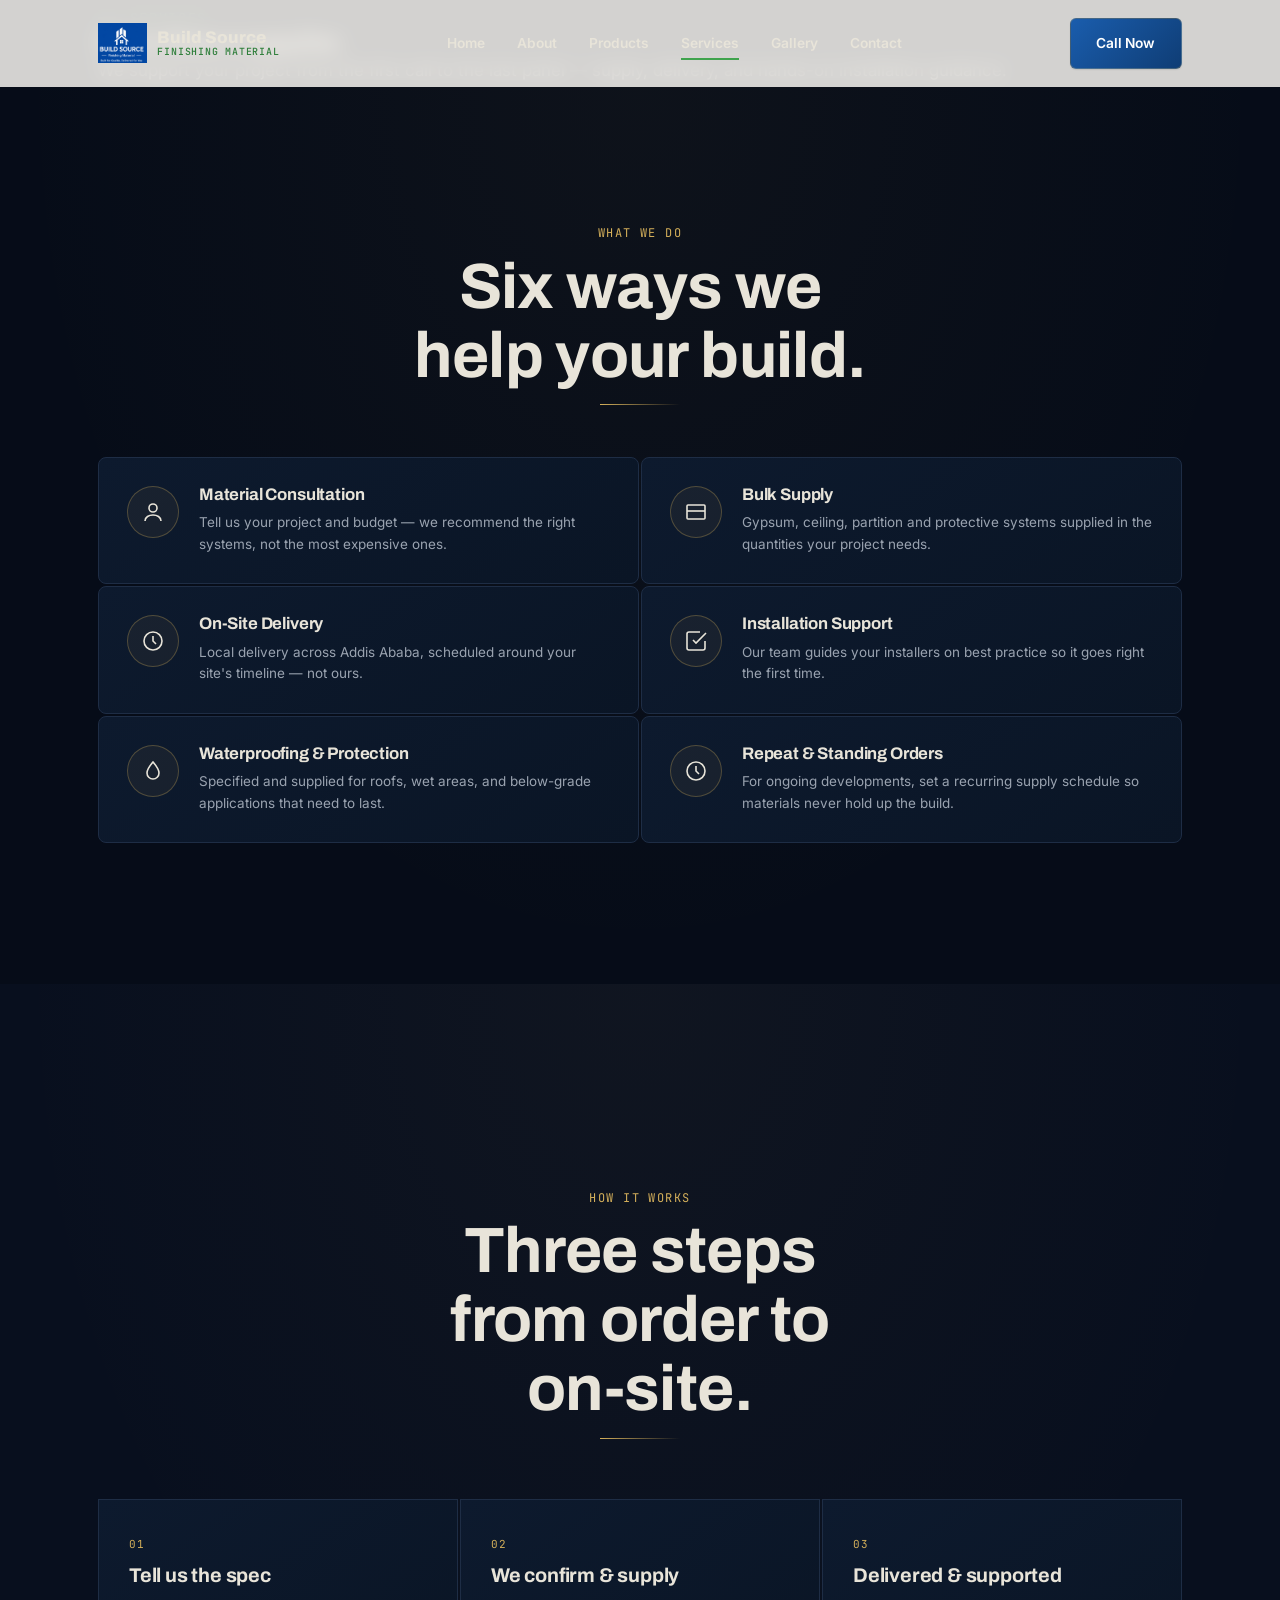
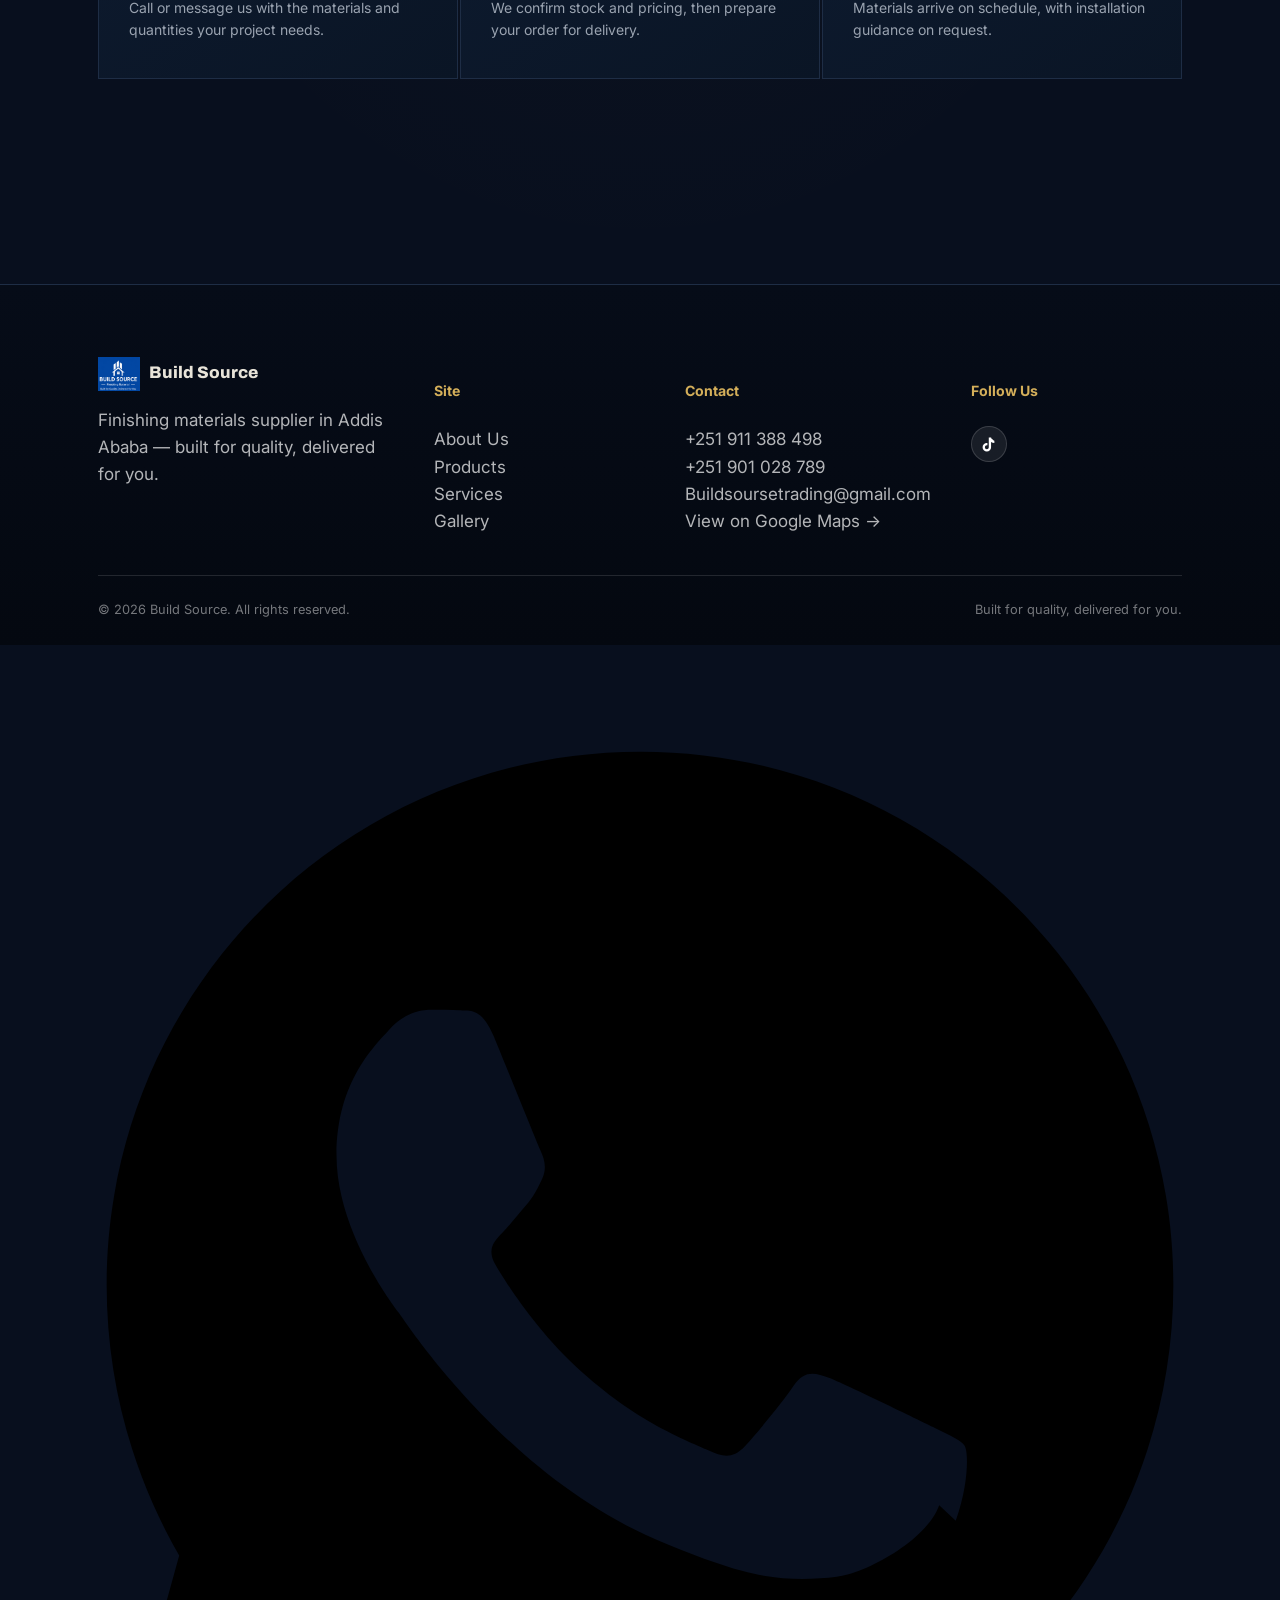
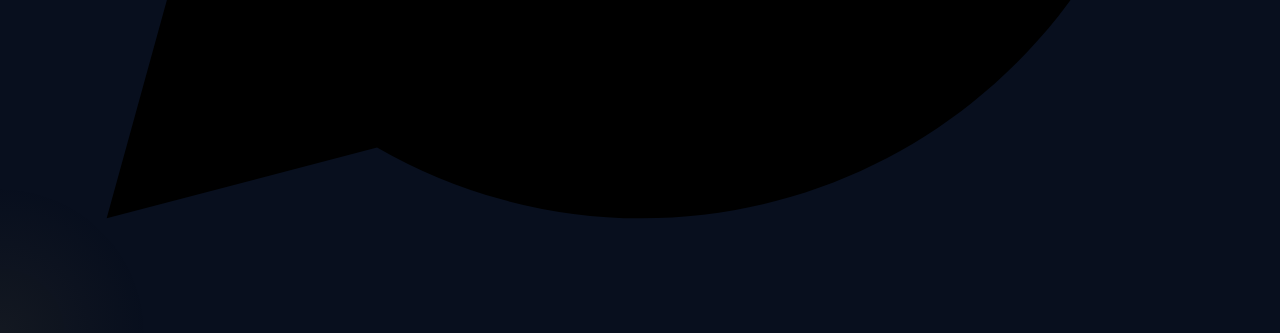
<file: services.html>
<!DOCTYPE html>
<html lang="en">
<head>
<meta charset="UTF-8"><meta name="viewport" content="width=device-width, initial-scale=1.0">
<title>Services — Build Source</title>
<link rel="icon" href="logo.png">
<link rel="preconnect" href="https://fonts.googleapis.com">
<link href="https://fonts.googleapis.com/css2?family=Archivo:wght@500;700;800&family=Inter:wght@400;500;600;700&family=JetBrains+Mono:wght@500&display=swap" rel="stylesheet">
<link rel="stylesheet" href="main.css">
</head>
<body>
<a class="skip-link" href="#main">Skip to content</a>
<header class="site-header" id="siteHeader">
  <div class="container nav-row">
    <a href="index.html" class="brand"><img src="logo.png" alt="Build Source" height="38"><span class="brand-text">Build Source<small>Finishing Material</small></span></a>
    <nav class="nav-links" id="nav-links">
      <a href="index.html" class="nav-link">Home</a><a href="about.html" class="nav-link">About</a><a href="products.html" class="nav-link">Products</a><a href="services.html" class="nav-link is-active">Services</a><a href="gallery.html" class="nav-link">Gallery</a><a href="contact.html" class="nav-link">Contact</a>
    </nav>
    <div class="nav-actions"><a href="tel:+251911388498" class="btn btn-primary nav-cta">Call Now</a><button class="nav-toggle" id="nav-toggle" aria-label="Open menu"><span></span><span></span><span></span></button></div>
  </div>
</header>
<main id="main">

  <section class="page-hero">
    <div class="blueprint-grid"></div>
    <div class="container page-hero-inner">
      <span class="eyebrow cin-up"><span class="dot"></span> SERVICES</span>
      <h1 class="cin-up" data-word-split>More than a supplier.</h1>
      <p class="lead cin-up">We support your project from the first call to the last panel — supply, delivery, and hands-on installation guidance.</p>
    </div>
  </section>

  <section class="cin-section section-alt">
    <div class="container">
      <div class="section-head cin-up" style="text-align:center;max-width:480px;margin:0 auto 52px;">
        <span class="section-label">What We Do</span>
        <h2>Six ways we help your build.</h2>
        <div class="cin-gold-line" style="margin:14px auto 0;"></div>
      </div>
      <div style="display:grid;grid-template-columns:repeat(2,1fr);gap:2px;">
        <div class="service-icon-card cin-up"><div class="sic-icon"><svg viewBox="0 0 24 24" fill="none" stroke-width="1.6"><circle cx="12" cy="8" r="4" stroke="currentColor"/><path d="M4 21c0-4 4-6 8-6s8 2 8 6" stroke="currentColor"/></svg></div><div><h3>Material Consultation</h3><p>Tell us your project and budget — we recommend the right systems, not the most expensive ones.</p></div></div>
        <div class="service-icon-card cin-up"><div class="sic-icon"><svg viewBox="0 0 24 24" fill="none" stroke-width="1.6"><rect x="3" y="5" width="18" height="14" rx="1" stroke="currentColor"/><path d="M3 11H21" stroke="currentColor"/></svg></div><div><h3>Bulk Supply</h3><p>Gypsum, ceiling, partition and protective systems supplied in the quantities your project needs.</p></div></div>
        <div class="service-icon-card cin-up"><div class="sic-icon"><svg viewBox="0 0 24 24" fill="none" stroke-width="1.6"><circle cx="12" cy="12" r="9" stroke="currentColor"/><path d="M12 7v5l3 3" stroke="currentColor"/></svg></div><div><h3>On-Site Delivery</h3><p>Local delivery across Addis Ababa, scheduled around your site's timeline — not ours.</p></div></div>
        <div class="service-icon-card cin-up"><div class="sic-icon"><svg viewBox="0 0 24 24" fill="none" stroke-width="1.6"><path d="M9 11l3 3L22 4" stroke="currentColor"/><path d="M21 12v7a2 2 0 01-2 2H5a2 2 0 01-2-2V5a2 2 0 012-2h11" stroke="currentColor"/></svg></div><div><h3>Installation Support</h3><p>Our team guides your installers on best practice so it goes right the first time.</p></div></div>
        <div class="service-icon-card cin-up"><div class="sic-icon"><svg viewBox="0 0 24 24" fill="none" stroke-width="1.6"><path d="M12 3C12 3 6 10 6 14a6 6 0 0012 0c0-4-6-11-6-11z" stroke="currentColor"/></svg></div><div><h3>Waterproofing &amp; Protection</h3><p>Specified and supplied for roofs, wet areas, and below-grade applications that need to last.</p></div></div>
        <div class="service-icon-card cin-up"><div class="sic-icon"><svg viewBox="0 0 24 24" fill="none" stroke-width="1.6"><circle cx="12" cy="12" r="9" stroke="currentColor"/><path d="M12 7v5l3 3" stroke="currentColor"/></svg></div><div><h3>Repeat &amp; Standing Orders</h3><p>For ongoing developments, set a recurring supply schedule so materials never hold up the build.</p></div></div>
      </div>
    </div>
  </section>

  <section class="cin-section">
    <div class="container">
      <div class="section-head cin-up" style="text-align:center;max-width:480px;margin:0 auto 52px;">
        <span class="section-label">How It Works</span>
        <h2>Three steps from order to on-site.</h2>
        <div class="cin-gold-line" style="margin:14px auto 0;"></div>
      </div>
      <div class="cin-stats">
        <div class="cin-stat cin-up" style="text-align:left;padding:36px 30px;">
          <div class="cin-product-num" style="margin-bottom:12px;">01</div>
          <h3 style="margin-bottom:10px;">Tell us the spec</h3>
          <p style="color:var(--bs-steel);font-size:14px;">Call or message us with the materials and quantities your project needs.</p>
        </div>
        <div class="cin-stat cin-up" style="text-align:left;padding:36px 30px;">
          <div class="cin-product-num" style="margin-bottom:12px;">02</div>
          <h3 style="margin-bottom:10px;">We confirm &amp; supply</h3>
          <p style="color:var(--bs-steel);font-size:14px;">We confirm stock and pricing, then prepare your order for delivery.</p>
        </div>
        <div class="cin-stat cin-up" style="text-align:left;padding:36px 30px;">
          <div class="cin-product-num" style="margin-bottom:12px;">03</div>
          <h3 style="margin-bottom:10px;">Delivered &amp; supported</h3>
          <p style="color:var(--bs-steel);font-size:14px;">Materials arrive on schedule, with installation guidance on request.</p>
        </div>
      </div>
    </div>
  </section>

</main>
<footer class="site-footer"><div class="container"><div class="footer-grid"><div><div class="brand footer-brand"><img src="logo.png" alt="Build Source" height="32"> Build Source</div><p>Finishing materials supplier in Addis Ababa — built for quality, delivered for you.</p></div><div><h5>Site</h5><ul><li><a href="about.html">About Us</a></li><li><a href="products.html">Products</a></li><li><a href="services.html">Services</a></li><li><a href="gallery.html">Gallery</a></li></ul></div><div><h5>Contact</h5><ul><li><a href="tel:+251911388498">+251 911 388 498</a></li><li><a href="https://wa.me/251901028789" target="_blank" rel="noopener">+251 901 028 789</a></li><li><a href="mailto:Buildsoursetrading@gmail.com">Buildsoursetrading@gmail.com</a></li><li><a href="https://maps.app.goo.gl/7VUdG9PiHASHposQ7" target="_blank" rel="noopener">View on Google Maps →</a></li></ul></div><div><h5>Follow Us</h5><div class="footer-social"><a href="https://www.tiktok.com/@buildsourcetrading" target="_blank" rel="noopener" class="social-icon"><svg width="18" height="18" viewBox="0 0 24 24" fill="none"><path d="M16.6 5.82c-.93-.61-1.6-1.55-1.85-2.65h-3.05v13.07c0 1.43-1.16 2.6-2.6 2.6a2.6 2.6 0 1 1 0-5.2c.27 0 .53.04.78.11V10.7a5.65 5.65 0 0 0-.78-.05A5.65 5.65 0 0 0 3.45 16.3a5.65 5.65 0 0 0 5.65 5.65 5.65 5.65 0 0 0 5.65-5.65V9.4a7.6 7.6 0 0 0 4.4 1.4V7.75a4.7 4.7 0 0 1-2.55-1.93Z" fill="currentColor"/></svg></a></div></div></div><div class="footer-bottom"><div>© 2026 Build Source. All rights reserved.</div><div>Built for quality, delivered for you.</div></div></div></footer>
<a class="wa-float" href="https://wa.me/251901028789" aria-label="WhatsApp" target="_blank" rel="noopener"><svg viewBox="0 0 24 24"><path d="M12.01 2C6.48 2 2 6.48 2 12c0 1.85.5 3.58 1.36 5.07L2 22l5.07-1.33A9.93 9.93 0 0012.01 22C17.54 22 22 17.52 22 12S17.54 2 12.01 2zm5.6 14.13c-.24.67-1.39 1.28-1.92 1.34-.49.06-1.1.08-1.78-.11-.41-.12-.94-.3-1.61-.59-2.84-1.22-4.69-4.07-4.83-4.26-.14-.19-1.16-1.54-1.16-2.94 0-1.4.74-2.08 1-2.37.26-.29.57-.36.76-.36.19 0 .38 0 .55.01.17.01.41-.07.64.49.24.58.81 2 .88 2.15.07.15.12.33.02.53-.1.2-.15.32-.3.49-.15.17-.31.38-.44.51-.15.15-.3.31-.13.6.17.29.76 1.25 1.63 2.02 1.12 1 2.06 1.31 2.36 1.46.3.15.48.13.66-.05.18-.18.74-.86.94-1.16.2-.3.4-.25.66-.15.27.1 1.7.8 1.99.94.29.15.49.22.56.34.07.13.07.74-.17 1.4z"/></svg></a>
<script src="main.js"></script>
</body>
</html>
</file>
<file: main.css>
/* ===========================================================
   BUILD SOURCE — Design Tokens
   Palette grounded in the brand mark + the material world
   (gypsum, steel track, ceiling grid) rather than generic SaaS blue.
   =========================================================== */

:root {
  /* Color — dark navy luxury palette */
  --bs-blue: #1554A8;
  --bs-blue-deep: #0A1F3D;
  --bs-blue-pale: #0F2D5A;
  --bs-green: #3FA34D;
  --bs-green-deep: #2E7E3A;
  --bs-green-pale: #0E2A12;
  --bs-paper: #080F1E;        /* deep navy base */
  --bs-paper-deep: #060C18;
  --bs-charcoal: #E8E4D9;     /* light text on dark bg */
  --bs-steel: #9AA3B0;
  --bs-steel-light: #2A3548;
  --bs-line: #1E2D45;
  --bs-white: #FFFFFF;
  /* Gold accents */
  --gold: #D4AF5A;
  --gold-light: #E8CC7A;
  --gold-dark: #B8932A;
  --gold-glow: rgba(212,175,90,0.18);

  /* Type */
  --font-display: "Archivo", "Helvetica Neue", Arial, sans-serif;
  --font-body: "Inter", "Helvetica Neue", Arial, sans-serif;
  --font-mono: "JetBrains Mono", "Courier New", monospace;

  /* Scale */
  --step--1: clamp(0.8rem, 0.78rem + 0.1vw, 0.875rem);
  --step-0: clamp(1rem, 0.96rem + 0.2vw, 1.0625rem);
  --step-1: clamp(1.2rem, 1.1rem + 0.5vw, 1.4rem);
  --step-2: clamp(1.5rem, 1.3rem + 1vw, 1.9rem);
  --step-3: clamp(2rem, 1.6rem + 2vw, 2.75rem);
  --step-4: clamp(2.6rem, 2rem + 3vw, 4rem);
  --step-5: clamp(3.2rem, 2.4rem + 4vw, 5.5rem);

  /* Layout */
  --container: 1180px;
  --gutter: clamp(1.25rem, 4vw, 3rem);
  --radius-sm: 6px;
  --radius-md: 10px;
  --shadow-sm: 0 1px 2px rgba(28, 31, 38, 0.06), 0 1px 1px rgba(28,31,38,0.04);
  --shadow-md: 0 8px 24px rgba(14, 61, 125, 0.10);
  --shadow-lg: 0 20px 48px rgba(14, 61, 125, 0.16);
  --ease: cubic-bezier(0.22, 1, 0.36, 1);
}

@media (prefers-reduced-motion: reduce) {
  *, *::before, *::after {
    animation-duration: 0.01ms !important;
    animation-iteration-count: 1 !important;
    transition-duration: 0.01ms !important;
    scroll-behavior: auto !important;
  }
}

/* ----- Reset ----- */
* { box-sizing: border-box; }
html { scroll-behavior: smooth; }
body {
  margin: 0;
  font-family: var(--font-body);
  font-size: var(--step-0);
  color: var(--bs-charcoal);
  background: var(--bs-paper);
  line-height: 1.6;
  -webkit-font-smoothing: antialiased;
}
/* Luxury scrollbar */
::-webkit-scrollbar { width: 6px; }
::-webkit-scrollbar-track { background: #060C18; }
::-webkit-scrollbar-thumb { background: var(--gold-dark); border-radius: 3px; }
img { max-width: 100%; display: block; }
a { color: inherit; text-decoration: none; }
ul { margin: 0; padding: 0; list-style: none; }
button { font: inherit; cursor: pointer; }
h1, h2, h3, h4 {
  font-family: var(--font-display);
  margin: 0;
  line-height: 1.08;
  letter-spacing: -0.01em;
  color: var(--bs-charcoal);
}
p { margin: 0; }

:focus-visible {
  outline: 3px solid var(--bs-green);
  outline-offset: 2px;
  border-radius: 4px;
}

.container {
  width: 100%;
  max-width: var(--container);
  margin: 0 auto;
  padding-left: var(--gutter);
  padding-right: var(--gutter);
}

.eyebrow {
  font-family: var(--font-mono);
  font-size: var(--step--1);
  text-transform: uppercase;
  letter-spacing: 0.12em;
  color: var(--bs-green-deep);
  display: inline-flex;
  align-items: center;
  gap: 0.5em;
}
.eyebrow::before {
  content: "";
  width: 18px;
  height: 2px;
  background: var(--bs-green);
  display: inline-block;
}

.btn {
  display: inline-flex;
  align-items: center;
  gap: 0.5rem;
  padding: 0.85rem 1.6rem;
  border-radius: var(--radius-sm);
  font-weight: 600;
  font-size: var(--step--1);
  border: 1.5px solid transparent;
  transition: transform 0.18s var(--ease), box-shadow 0.18s var(--ease), background 0.18s, color 0.18s, border-color 0.18s;
  white-space: nowrap;
}
.btn:active { transform: translateY(1px); }
.btn-primary {
  background: var(--bs-green);
  color: var(--bs-white);
  box-shadow: var(--shadow-sm);
}
.btn-primary:hover { background: var(--bs-green-deep); box-shadow: var(--shadow-md); }
.btn-secondary {
  background: transparent;
  color: var(--bs-charcoal);
  border-color: var(--bs-charcoal);
}
.btn-secondary:hover { background: var(--bs-blue-deep); color: var(--bs-white); }
.btn-ghost {
  background: transparent;
  color: var(--bs-white);
  border-color: rgba(255,255,255,0.5);
}
.btn-ghost:hover { background: rgba(255,255,255,0.15); border-color: var(--bs-white); }

/* ===================== HEADER / NAV ===================== */
.site-header {
  position: fixed;
  top: 0; left: 0; right: 0;
  z-index: 100;
  background: rgba(247, 245, 240, 0.85);
  backdrop-filter: blur(10px);
  border-bottom: 1px solid transparent;
  transition: background 0.3s var(--ease), box-shadow 0.3s var(--ease), border-color 0.3s, padding 0.3s var(--ease);
  padding: 1.1rem 0;
}
.site-header.is-scrolled {
  padding: 0.65rem 0;
  background: rgba(247, 245, 240, 0.96);
  border-color: var(--bs-line);
  box-shadow: var(--shadow-sm);
}
.nav-row {
  display: flex;
  align-items: center;
  justify-content: space-between;
  gap: 1.5rem;
}
.brand {
  display: flex;
  align-items: center;
  gap: 0.65rem;
  font-family: var(--font-display);
  font-weight: 800;
  font-size: 1.05rem;
  color: var(--bs-charcoal);
}
.brand img { height: 40px; width: auto; transition: height 0.3s var(--ease); }
.site-header.is-scrolled .brand img { height: 32px; }
.brand-text { display: flex; flex-direction: column; line-height: 1.1; }
.brand-text small {
  font-family: var(--font-mono);
  font-size: 0.62rem;
  font-weight: 500;
  letter-spacing: 0.08em;
  color: var(--bs-green-deep);
  text-transform: uppercase;
}

.nav-links {
  display: flex;
  align-items: center;
  gap: 2rem;
}
.nav-links a {
  font-size: var(--step--1);
  font-weight: 600;
  color: var(--bs-charcoal);
  position: relative;
  padding: 0.25rem 0;
}
.nav-links a::after {
  content: "";
  position: absolute;
  left: 0; bottom: -2px;
  width: 0; height: 2px;
  background: var(--bs-green);
  transition: width 0.25s var(--ease);
}
.nav-links a:hover::after,
.nav-links a.is-active::after { width: 100%; }
.nav-links a.is-active { color: var(--bs-charcoal); }

.nav-actions { display: flex; align-items: center; gap: 0.9rem; }
.nav-cta { display: none; }
@media (min-width: 860px) { .nav-cta { display: inline-flex; } }

.nav-toggle {
  display: none;
  background: none;
  border: none;
  padding: 0.4rem;
}
.nav-toggle span {
  display: block;
  width: 24px;
  height: 2px;
  background: var(--bs-blue-deep);
  margin: 5px 0;
  transition: transform 0.25s var(--ease), opacity 0.25s var(--ease);
}
.nav-toggle.is-open span:nth-child(1) { transform: translateY(7px) rotate(45deg); }
.nav-toggle.is-open span:nth-child(2) { opacity: 0; }
.nav-toggle.is-open span:nth-child(3) { transform: translateY(-7px) rotate(-45deg); }

@media (max-width: 860px) {
  .nav-links {
    position: fixed;
    top: 0; right: 0;
    height: 100vh;
    width: min(78vw, 320px);
    background: var(--bs-white);
    flex-direction: column;
    align-items: flex-start;
    justify-content: flex-start;
    padding: 6.5rem 2rem 2rem;
    gap: 1.6rem;
    transform: translateX(100%);
    transition: transform 0.35s var(--ease);
    box-shadow: -10px 0 40px rgba(0,0,0,0.15);
  }
  .nav-links.is-open { transform: translateX(0); }
  .nav-cta { display: none !important; }
  .nav-toggle { display: block; }
  .nav-links .nav-mobile-cta { display: inline-flex; margin-top: 0.5rem; }
}
.nav-mobile-cta { display: none; }

/* ===================== HERO ===================== */
.hero {
  position: relative;
  padding: clamp(7.5rem, 14vw, 11rem) 0 clamp(4rem, 8vw, 6rem);
  overflow: hidden;
  background: linear-gradient(180deg, #EFF4FB 0%, var(--bs-paper) 100%);
}
.hero-grid {
  display: grid;
  grid-template-columns: 1.1fr 1fr;
  gap: clamp(2rem, 5vw, 4rem);
  align-items: center;
}
@media (max-width: 920px) {
  .hero-grid { grid-template-columns: 1fr; }
}
.hero h1 {
  font-size: var(--step-5);
  margin: 0.6rem 0 1.1rem;
}
.hero h1 .accent { color: var(--bs-green-deep); }
.hero-sub {
  font-size: var(--step-1);
  color: var(--bs-steel);
  max-width: 32rem;
  margin-bottom: 2rem;
}
.hero-actions { display: flex; gap: 1rem; flex-wrap: wrap; margin-bottom: 2.2rem; }
.hero-meta {
  display: flex;
  gap: clamp(1rem, 3vw, 2.2rem);
  flex-wrap: wrap;
}
.hero-meta-item {
  font-family: var(--font-mono);
  font-size: var(--step--1);
}
.hero-meta-item strong {
  display: block;
  font-family: var(--font-display);
  font-size: var(--step-2);
  color: var(--bs-charcoal);
  font-weight: 800;
}
.hero-meta-item span { color: var(--bs-steel); }

/* Signature: layered cross-section panel illustration */
.hero-visual {
  position: relative;
  height: clamp(320px, 38vw, 460px);
  display: flex;
  align-items: center;
  justify-content: center;
  perspective: 1000px;
}
.panel-stack {
  position: relative;
  width: 100%;
  max-width: 420px;
  height: 100%;
}
.panel {
  position: absolute;
  left: 50%;
  border-radius: var(--radius-md);
  box-shadow: var(--shadow-lg);
  opacity: 0;
  transform: translate(-50%, -40px) scale(0.92);
  animation: panelIn 0.8s var(--ease) forwards;
}
.panel-board {
  top: 6%;
  width: 78%;
  height: 30%;
  background: linear-gradient(135deg, #fff 0%, #ECE7DC 100%);
  border: 1px solid var(--bs-steel-light);
  animation-delay: 0.15s;
}
.panel-board .panel-label { color: var(--bs-steel); }
.panel-grid {
  top: 36%;
  width: 92%;
  height: 26%;
  background: repeating-linear-gradient(90deg, var(--bs-blue) 0 2px, transparent 2px 34px),
              repeating-linear-gradient(0deg, var(--bs-blue) 0 2px, transparent 2px 22px),
              var(--bs-blue-pale);
  border: 1px solid var(--bs-blue);
  animation-delay: 0.4s;
}
.panel-grid .panel-label { color: var(--bs-charcoal); }
.panel-frame {
  top: 64%;
  width: 70%;
  height: 30%;
  background: linear-gradient(135deg, var(--bs-green-pale) 0%, #DCF1E1 100%);
  border: 1px solid var(--bs-green);
  animation-delay: 0.65s;
}
.panel-frame .panel-label { color: var(--bs-green-deep); }
.panel-label {
  position: absolute;
  bottom: 0.6rem;
  left: 0.9rem;
  font-family: var(--font-mono);
  font-size: 0.68rem;
  text-transform: uppercase;
  letter-spacing: 0.08em;
  font-weight: 600;
}
@keyframes panelIn {
  to { opacity: 1; transform: translate(-50%, 0) scale(1); }
}
.hero-visual .dim-line {
  position: absolute;
  border-left: 1.5px dashed var(--bs-steel-light);
  opacity: 0;
  animation: fadeIn 0.6s var(--ease) forwards 1.1s;
}
@keyframes fadeIn { to { opacity: 1; } }

/* ===================== SECTIONS ===================== */
.section { padding: clamp(4rem, 8vw, 6.5rem) 0; }
.section-tight { padding: clamp(2.5rem, 5vw, 4rem) 0; }
.section-alt { background: var(--bs-white); }
.section-deep { background: var(--bs-blue-deep); color: var(--bs-white); }
.section-deep h2, .section-deep h3 { color: var(--bs-white); }

.section-head {
  max-width: 640px;
  margin-bottom: clamp(2rem, 5vw, 3rem);
}
.section-head h2 {
  font-size: var(--step-4);
  margin: 0.5rem 0 0.9rem;
}
.section-head p { color: var(--bs-steel); font-size: var(--step-1); }
.section-deep .section-head p { color: rgba(255,255,255,0.78); }
.section-head.center { margin-left: auto; margin-right: auto; text-align: center; }

/* Layer divider — recurring structural motif */
.layer-divider {
  display: flex;
  height: 14px;
  width: 100%;
}
.layer-divider span { flex: 1; }
.layer-divider span:nth-child(1) { background: var(--bs-blue); }
.layer-divider span:nth-child(2) { background: var(--bs-green); }
.layer-divider span:nth-child(3) { background: var(--bs-paper-deep); }
.layer-divider span:nth-child(4) { background: var(--bs-blue-deep); }
.layer-divider span:nth-child(5) { background: var(--bs-green-deep); }

/* ----- Trust strip ----- */
.trust-strip {
  background: var(--bs-blue-deep);
  color: var(--bs-white);
  padding: 1.1rem 0;
}
.trust-row {
  display: flex;
  justify-content: space-between;
  gap: 1.5rem;
  flex-wrap: wrap;
}
.trust-item {
  display: flex;
  align-items: center;
  gap: 0.6rem;
  font-size: var(--step--1);
  font-weight: 600;
}
.trust-item svg { flex-shrink: 0; }

/* ----- Cards ----- */
.grid {
  display: grid;
  gap: clamp(1.25rem, 3vw, 1.75rem);
}
.grid-3 { grid-template-columns: repeat(3, 1fr); }
.grid-4 { grid-template-columns: repeat(4, 1fr); }
.grid-2 { grid-template-columns: repeat(2, 1fr); }
@media (max-width: 920px) { .grid-3, .grid-4 { grid-template-columns: repeat(2, 1fr); } }
@media (max-width: 600px) { .grid-3, .grid-4, .grid-2 { grid-template-columns: 1fr; } }

.fade-up {
  opacity: 0;
  transform: translateY(28px);
  transition: opacity 0.7s var(--ease), transform 0.7s var(--ease);
}
.fade-up.is-visible { opacity: 1; transform: translateY(0); }

.card {
  background: var(--bs-white);
  border: 1px solid var(--bs-line);
  border-radius: var(--radius-md);
  padding: clamp(1.5rem, 3vw, 2rem);
  transition: transform 0.25s var(--ease), box-shadow 0.25s var(--ease), border-color 0.25s;
}
.card:hover { transform: translateY(-4px); box-shadow: var(--shadow-md); border-color: var(--bs-blue); }

.product-card { display: flex; flex-direction: column; gap: 1rem; }
.product-icon {
  width: 52px; height: 52px;
  border-radius: var(--radius-sm);
  background: var(--bs-blue-pale);
  display: flex; align-items: center; justify-content: center;
  color: var(--bs-charcoal);
}
.product-card h3 { font-size: var(--step-1); }
.product-card p { color: var(--bs-steel); font-size: var(--step--1); }
.product-tag {
  font-family: var(--font-mono);
  font-size: 0.7rem;
  text-transform: uppercase;
  letter-spacing: 0.06em;
  color: var(--bs-green-deep);
}

.feature-row {
  display: flex;
  gap: 1rem;
  align-items: flex-start;
  padding: 1.4rem 0;
  border-bottom: 1px solid var(--bs-line);
}
.feature-row:last-child { border-bottom: none; }
.feature-num {
  font-family: var(--font-mono);
  font-size: var(--step--1);
  color: var(--bs-green-deep);
  flex-shrink: 0;
  width: 2.4rem;
}
.feature-row h4 { font-size: 1.05rem; margin-bottom: 0.3rem; }
.feature-row p { color: var(--bs-steel); font-size: var(--step--1); }

/* ----- CTA banner ----- */
.cta-banner {
  background: var(--bs-green-deep);
  border-radius: var(--radius-md);
  padding: clamp(2rem, 5vw, 3.2rem);
  display: flex;
  align-items: center;
  justify-content: space-between;
  gap: 2rem;
  flex-wrap: wrap;
  color: var(--bs-white);
}
.cta-banner h3 { color: var(--bs-white); font-size: var(--step-3); max-width: 26rem; }
.cta-banner .btn-primary { background: var(--bs-white); color: var(--bs-green-deep); }
.cta-banner .btn-primary:hover { background: var(--bs-paper); }

/* ===================== FOOTER ===================== */
.site-footer {
  background: var(--bs-charcoal);
  color: rgba(255,255,255,0.7);
  padding: clamp(3rem, 6vw, 4.5rem) 0 1.5rem;
  position: relative;
  overflow: hidden;
}
.footer-grid {
  display: grid;
  grid-template-columns: 1.4fr 1fr 1fr 1fr;
  gap: 2.5rem;
  padding-bottom: 2.5rem;
  border-bottom: 1px solid rgba(255,255,255,0.12);
}
@media (max-width: 800px) { .footer-grid { grid-template-columns: 1fr 1fr; } }
@media (max-width: 500px) { .footer-grid { grid-template-columns: 1fr; } }
.footer-brand { display: flex; align-items: center; gap: 0.6rem; margin-bottom: 1rem; }
.footer-brand img { height: 34px; }
.footer-brand strong { font-family: var(--font-display); color: var(--bs-white); font-size: 1rem; }
.footer-col h5 {
  font-family: var(--font-mono);
  text-transform: uppercase;
  letter-spacing: 0.08em;
  font-size: 0.72rem;
  color: rgba(255,255,255,0.5);
  margin-bottom: 1rem;
}
.footer-col a, .footer-col p { display: block; font-size: var(--step--1); margin-bottom: 0.7rem; color: rgba(255,255,255,0.78); }
.footer-col a:hover { color: var(--bs-green); }
.footer-bottom {
  display: flex;
  justify-content: space-between;
  flex-wrap: wrap;
  gap: 1rem;
  padding-top: 1.5rem;
  font-size: 0.8rem;
  color: rgba(255,255,255,0.45);
}

/* Footer truck strip — branding nod */
.truck-strip {
  position: relative;
  height: 56px;
  margin-top: 0.5rem;
  overflow: hidden;
}
.truck-track {
  position: absolute;
  bottom: 0; left: 0; right: 0;
  height: 2px;
  background: rgba(255,255,255,0.1);
}
.truck-icon {
  position: absolute;
  bottom: 2px;
  left: -120px;
  animation: driveBy 14s linear infinite;
}
@keyframes driveBy {
  from { left: -120px; }
  to { left: 100%; }
}

/* ===================== WHATSAPP FAB ===================== */
.wa-fab {
  position: fixed;
  bottom: 1.5rem;
  right: 1.5rem;
  z-index: 90;
  width: 58px; height: 58px;
  border-radius: 50%;
  background: #25D366;
  display: flex;
  align-items: center;
  justify-content: center;
  box-shadow: 0 8px 24px rgba(37, 211, 102, 0.45);
  transition: transform 0.2s var(--ease);
  animation: pulse 2.4s ease-in-out infinite;
}
.wa-fab:hover { transform: scale(1.08); }
@keyframes pulse {
  0%, 100% { box-shadow: 0 8px 24px rgba(37, 211, 102, 0.45); }
  50% { box-shadow: 0 8px 28px rgba(37, 211, 102, 0.7), 0 0 0 8px rgba(37,211,102,0.12); }
}

/* ===================== PAGE HEADER (inner pages) ===================== */
.page-header {
  padding: clamp(7rem, 13vw, 9.5rem) 0 clamp(2.5rem, 5vw, 3.5rem);
  background: linear-gradient(180deg, #EFF4FB 0%, var(--bs-paper) 100%);
}
.page-header h1 { font-size: var(--step-4); margin: 0.5rem 0 0.75rem; }
.page-header p { color: var(--bs-steel); font-size: var(--step-1); max-width: 38rem; }
.breadcrumb {
  font-family: var(--font-mono);
  font-size: 0.72rem;
  color: var(--bs-steel);
  text-transform: uppercase;
  letter-spacing: 0.05em;
}
.breadcrumb a:hover { color: var(--bs-blue); }

/* ===================== FORMS ===================== */
.form-field { margin-bottom: 1.3rem; }
.form-field label {
  display: block;
  font-size: var(--step--1);
  font-weight: 600;
  margin-bottom: 0.45rem;
  color: var(--bs-charcoal);
}
.form-field input,
.form-field textarea,
.form-field select {
  width: 100%;
  padding: 0.8rem 1rem;
  border: 1.5px solid var(--bs-line);
  border-radius: var(--radius-sm);
  font: inherit;
  background: var(--bs-white);
  transition: border-color 0.2s, box-shadow 0.2s;
}
.form-field input:focus,
.form-field textarea:focus,
.form-field select:focus {
  border-color: var(--bs-blue);
  box-shadow: 0 0 0 3px var(--bs-blue-pale);
  outline: none;
}
.form-field textarea { resize: vertical; min-height: 120px; }
.form-note { font-size: 0.8rem; color: var(--bs-steel); margin-top: 0.4rem; }
.form-status {
  margin-top: 1rem;
  padding: 0.85rem 1rem;
  border-radius: var(--radius-sm);
  font-size: var(--step--1);
  display: none;
}
.form-status.is-success { display: block; background: var(--bs-green-pale); color: var(--bs-green-deep); }
.form-status.is-error { display: block; background: #FBE7E7; color: #B23B3B; }

/* ===================== UTILITIES ===================== */
.skip-link {
  position: absolute;
  left: -999px;
  top: auto;
}
.skip-link:focus {
  left: 1rem;
  top: 1rem;
  z-index: 200;
  background: var(--bs-white);
  padding: 0.6rem 1rem;
  border-radius: var(--radius-sm);
  box-shadow: var(--shadow-md);
}
.text-center { text-align: center; }
.mt-2 { margin-top: 2rem; }
.skeleton {
  background: linear-gradient(90deg, var(--bs-line) 25%, #ECE8DC 50%, var(--bs-line) 75%);
  background-size: 200% 100%;
  animation: shimmer 1.4s infinite;
  border-radius: var(--radius-sm);
}
@keyframes shimmer { from { background-position: 200% 0; } to { background-position: -200% 0; } }
.empty-state {
  text-align: center;
  padding: 3rem 1rem;
  color: var(--bs-steel);
}
.empty-state h4 { color: var(--bs-charcoal); margin-bottom: 0.5rem; }

/* ===================== PRODUCT / GALLERY THUMBS ===================== */
.product-thumb, .gallery-thumb {
  width: 100%;
  aspect-ratio: 4/3;
  border-radius: var(--radius-sm);
  overflow: hidden;
  background: var(--bs-paper-deep);
}
.product-thumb img, .gallery-thumb img { width: 100%; height: 100%; object-fit: cover; }
.product-img-placeholder {
  width: 100%; height: 100%;
  display: flex; align-items: center; justify-content: center;
  background: var(--bs-blue-pale);
}
.product-price {
  font-family: var(--font-mono);
  font-size: var(--step--1);
  color: var(--bs-charcoal);
  font-weight: 600;
}
.gallery-card { padding: 0; overflow: hidden; }
.gallery-card-body { padding: 1.25rem 1.4rem 1.5rem; }
.gallery-card-body h3 { font-size: var(--step-0); margin: 0.4rem 0 0.3rem; }
.gallery-card-body p { color: var(--bs-steel); font-size: var(--step--1); }

.filter-bar {
  display: flex;
  gap: 0.6rem;
  flex-wrap: wrap;
  margin-bottom: clamp(1.5rem, 3vw, 2.25rem);
}
.filter-pill {
  padding: 0.55rem 1.1rem;
  border-radius: 999px;
  border: 1.5px solid var(--bs-line);
  background: var(--bs-white);
  font-size: var(--step--1);
  font-weight: 600;
  color: var(--bs-steel);
  transition: all 0.2s var(--ease);
}
.filter-pill:hover { border-color: var(--bs-blue); color: var(--bs-charcoal); }
.filter-pill.is-active-filter { background: var(--bs-blue-deep); border-color: var(--bs-charcoal); color: var(--bs-white); }

/* ===================== SERVICES PAGE ===================== */
.service-block {
  display: grid;
  grid-template-columns: 60px 1fr;
  gap: 1.5rem;
  padding: 2rem 0;
  border-bottom: 1px solid var(--bs-line);
}
.service-block:last-child { border-bottom: none; }
.service-icon {
  width: 52px; height: 52px;
  border-radius: var(--radius-sm);
  background: var(--bs-green-pale);
  display: flex; align-items: center; justify-content: center;
}
.service-block h3 { font-size: var(--step-1); margin-bottom: 0.5rem; }
.service-block p { color: var(--bs-steel); }

/* ===================== CONTACT PAGE ===================== */
.contact-grid {
  display: grid;
  grid-template-columns: 1fr 1.1fr;
  gap: clamp(2rem, 5vw, 4rem);
  align-items: start;
}
@media (max-width: 880px) { .contact-grid { grid-template-columns: 1fr; } }
.contact-info-item {
  display: flex;
  gap: 1rem;
  align-items: flex-start;
  margin-bottom: 1.6rem;
}
.contact-info-item .product-icon { flex-shrink: 0; }
.contact-info-item h4 { font-size: 1rem; margin-bottom: 0.2rem; color: var(--bs-charcoal); }
.contact-info-item p, .contact-info-item a { color: var(--bs-steel); font-size: var(--step--1); display: block; }
.contact-info-item a:hover { color: var(--bs-blue); }
.contact-card { background: var(--bs-white); border: 1px solid var(--bs-line); border-radius: var(--radius-md); padding: clamp(1.75rem, 4vw, 2.5rem); box-shadow: var(--shadow-sm); }

/* ===================== ADMIN PAGE ===================== */
.admin-login-wrap {
  min-height: 70vh;
  display: flex;
  align-items: center;
  justify-content: center;
  padding: 2rem var(--gutter);
}
.admin-login-card {
  width: 100%;
  max-width: 380px;
  background: var(--bs-white);
  border: 1px solid var(--bs-line);
  border-radius: var(--radius-md);
  padding: 2.25rem;
  box-shadow: var(--shadow-md);
}
.admin-login-card h2 { font-size: var(--step-2); margin-bottom: 0.4rem; }
.admin-login-card p { color: var(--bs-steel); font-size: var(--step--1); margin-bottom: 1.5rem; }
.login-error {
  display: none;
  background: #FBE7E7; color: #B23B3B;
  padding: 0.7rem 0.9rem;
  border-radius: var(--radius-sm);
  font-size: var(--step--1);
  margin-bottom: 1rem;
}

.admin-shell { padding: clamp(6.5rem, 12vw, 8.5rem) 0 4rem; min-height: 100vh; }
.admin-topbar {
  display: flex;
  justify-content: space-between;
  align-items: center;
  margin-bottom: 2rem;
  flex-wrap: wrap;
  gap: 1rem;
}
.admin-tabs { display: flex; gap: 0.5rem; }
.admin-tab {
  padding: 0.65rem 1.3rem;
  border-radius: var(--radius-sm);
  font-weight: 600;
  font-size: var(--step--1);
  background: var(--bs-white);
  border: 1.5px solid var(--bs-line);
  color: var(--bs-steel);
}
.admin-tab.is-active-tab { background: var(--bs-blue-deep); border-color: var(--bs-charcoal); color: var(--bs-white); }
.admin-panel-head { display: flex; justify-content: space-between; align-items: center; margin-bottom: 1.25rem; }

.admin-table-wrap { background: var(--bs-white); border: 1px solid var(--bs-line); border-radius: var(--radius-md); overflow-x: auto; }
.admin-table { width: 100%; border-collapse: collapse; min-width: 560px; }
.admin-table th, .admin-table td { text-align: left; padding: 0.9rem 1.1rem; border-bottom: 1px solid var(--bs-line); font-size: var(--step--1); }
.admin-table th { font-family: var(--font-mono); text-transform: uppercase; font-size: 0.7rem; letter-spacing: 0.05em; color: var(--bs-steel); }
.admin-table tr:last-child td { border-bottom: none; }
.admin-thumb { width: 52px; height: 52px; border-radius: var(--radius-sm); object-fit: cover; }
.admin-thumb-empty { background: var(--bs-paper-deep); }
.admin-row-actions { display: flex; gap: 0.5rem; }
.btn-sm { padding: 0.5rem 0.9rem; font-size: 0.8rem; }
.btn-danger { background: #FBE7E7; color: #B23B3B; }
.btn-danger:hover { background: #B23B3B; color: var(--bs-white); }

.admin-modal-overlay {
  position: fixed; inset: 0;
  background: rgba(28,31,38,0.55);
  display: none;
  align-items: center;
  justify-content: center;
  z-index: 200;
  padding: 1.5rem;
}
.admin-modal-overlay.is-open { display: flex; }
.admin-modal {
  background: var(--bs-white);
  border-radius: var(--radius-md);
  max-width: 480px;
  width: 100%;
  max-height: 90vh;
  overflow-y: auto;
  padding: 2rem;
  box-shadow: var(--shadow-lg);
}
.admin-modal-head { display: flex; justify-content: space-between; align-items: center; margin-bottom: 1.5rem; }
.admin-modal-head h3 { font-size: var(--step-1); }
.modal-close-btn { background: none; border: none; font-size: 1.5rem; line-height: 1; color: var(--bs-steel); padding: 0.2rem 0.5rem; }
.image-preview { width: 100%; max-height: 160px; object-fit: cover; border-radius: var(--radius-sm); margin-bottom: 0.9rem; display: none; }
.modal-error { color: #B23B3B; font-size: var(--step--1); margin-top: 0.75rem; }
.modal-actions { display: flex; gap: 0.75rem; justify-content: flex-end; margin-top: 1.5rem; }


/* ===================== HERO BANNER 2 (photo-banner style) ===================== */
.hero-banner2 {
  position: relative;
  min-height: clamp(480px, 78vh, 620px);
  overflow: hidden;
}
.hb2-slide {
  position: absolute; inset: 0;
  display: flex; align-items: center;
  opacity: 0; visibility: hidden;
  transition: opacity 0.8s ease;
  background: var(--hb2-grad);
}
.hb2-slide.is-active { opacity: 1; visibility: visible; z-index: 1; }
.hb2-pattern {
  position: absolute; inset: 0;
  background-image:
    linear-gradient(rgba(255,255,255,0.06) 1px, transparent 1px),
    linear-gradient(90deg, rgba(255,255,255,0.06) 1px, transparent 1px);
  background-size: 44px 44px;
}
.hb2-overlay {
  position: absolute; inset: 0;
  background: linear-gradient(90deg, rgba(8,20,38,0.72) 0%, rgba(8,20,38,0.35) 55%, rgba(8,20,38,0.1) 100%);
}
.hb2-content { position: relative; z-index: 2; max-width: 620px; color: #fff; }
.hb2-label {
  display: inline-block; font-family: 'JetBrains Mono', monospace; font-size: 12.5px;
  letter-spacing: 0.1em; text-transform: uppercase; color: #E3C374; margin-bottom: 16px;
}
.hb2-content h1 {
  font-family: 'Archivo', sans-serif; font-weight: 800;
  font-size: clamp(2rem, 5vw, 3.2rem); line-height: 1.15; letter-spacing: -0.01em;
  margin-bottom: 26px;
}
.btn-white {
  display: inline-flex; align-items: center; gap: 8px;
  background: #fff; color: #0F3D75; font-weight: 700; padding: 13px 26px; border-radius: 4px;
  transition: transform 0.2s ease, box-shadow 0.2s ease;
}
.btn-white:hover { transform: translateY(-2px); box-shadow: 0 10px 22px rgba(0,0,0,0.25); }
.btn-accent {
  display: inline-flex; align-items: center; gap: 8px;
  background: #3FAE49; color: #fff; font-weight: 700; padding: 13px 26px; border-radius: 4px;
  transition: transform 0.2s ease, box-shadow 0.2s ease;
}
.btn-accent:hover { transform: translateY(-2px); box-shadow: 0 10px 22px rgba(63,174,73,0.35); }

.hb2-arrow {
  position: absolute; top: 50%; transform: translateY(-50%);
  width: 44px; height: 44px; border-radius: 50%;
  background: rgba(8,20,38,0.55); border: 1px solid rgba(255,255,255,0.25);
  color: #fff; display: flex; align-items: center; justify-content: center;
  cursor: pointer; z-index: 3; transition: background 0.2s ease;
}
.hb2-arrow:hover { background: rgba(63,174,73,0.85); }
.hb2-arrow-prev { left: 18px; }
.hb2-arrow-next { right: 18px; }

.hb2-dots {
  position: absolute; left: 0; right: 0; bottom: 22px;
  display: flex; justify-content: center; gap: 8px; z-index: 3;
}
.hb2-dot {
  width: 9px; height: 9px; border-radius: 50%; border: none; cursor: pointer;
  background: rgba(255,255,255,0.4); transition: background 0.2s ease, width 0.2s ease;
}
.hb2-dot.is-active { background: #E3C374; width: 24px; border-radius: 6px; }

@media (max-width: 760px) {
  .hero-banner2 { min-height: 520px; }
  .hb2-arrow { width: 36px; height: 36px; }
  .hb2-arrow-prev { left: 8px; }
  .hb2-arrow-next { right: 8px; }
}

/* ---- Footer social icons ---- */
.footer-social { display: flex; gap: 10px; margin-top: 4px; }
.social-icon {
  width: 36px; height: 36px; border-radius: 50%;
  background: rgba(255,255,255,0.08); border: 1px solid rgba(255,255,255,0.15);
  display: flex; align-items: center; justify-content: center; color: #fff;
  transition: background 0.2s ease, transform 0.2s ease;
}
.social-icon:hover { background: #3FAE49; transform: translateY(-2px); }

/* ---- Contact page map card ---- */
.map-card {
  display: flex; gap: 16px; align-items: flex-start;
  background: linear-gradient(135deg, #0F3D75, #1A5DAD);
  border-radius: var(--radius-md, 8px); padding: 22px; margin-top: 18px; color: #fff;
}
.map-card-icon {
  flex-shrink: 0; width: 46px; height: 46px; border-radius: 50%;
  background: rgba(255,255,255,0.12); border: 1px solid rgba(255,255,255,0.25);
  display: flex; align-items: center; justify-content: center;
}
.map-card h4 { font-size: 1rem; margin-bottom: 4px; color: #fff; }
.map-card p { font-size: 0.88rem; color: rgba(255,255,255,0.75); margin: 0; }

/* =============================================================
   LUXURY LAYER — animations, hover effects, gold accents
   ============================================================= */

/* --- Gold selection highlight --- */
::selection { background: var(--gold); color: #080F1E; }

/* --- Smooth reveal animations --- */
@keyframes lux-fade-up {
  from { opacity: 0; transform: translateY(28px); }
  to   { opacity: 1; transform: translateY(0); }
}
@keyframes lux-fade-in {
  from { opacity: 0; }
  to   { opacity: 1; }
}
@keyframes lux-slide-right {
  from { opacity: 0; transform: translateX(-24px); }
  to   { opacity: 1; transform: translateX(0); }
}
@keyframes gold-shimmer {
  0%   { background-position: -200% center; }
  100% { background-position: 200% center; }
}

.lux-reveal {
  opacity: 0;
  transform: translateY(28px);
  transition: opacity 0.75s var(--ease), transform 0.75s var(--ease);
}
.lux-reveal.is-visible {
  opacity: 1;
  transform: translateY(0);
}
.lux-reveal-delay-1 { transition-delay: 0.1s; }
.lux-reveal-delay-2 { transition-delay: 0.2s; }
.lux-reveal-delay-3 { transition-delay: 0.3s; }
.lux-reveal-delay-4 { transition-delay: 0.4s; }

/* --- Gold divider line --- */
.gold-divider {
  display: block; width: 48px; height: 2px;
  background: linear-gradient(90deg, var(--gold), var(--gold-light), var(--gold));
  background-size: 200% 100%;
  animation: gold-shimmer 3s linear infinite;
  margin: 14px 0 20px;
  border-radius: 2px;
}

/* --- Section headers gold accent --- */
.section-label {
  font-family: var(--font-mono);
  font-size: 12px; letter-spacing: 0.12em; text-transform: uppercase;
  color: var(--gold); margin-bottom: 6px; display: block;
}

/* --- Product cards — luxury hover --- */
.product-card {
  background: linear-gradient(145deg, #0D1A2E, #111D33) !important;
  border: 1px solid var(--bs-line) !important;
  transition: transform 0.4s var(--ease), box-shadow 0.4s var(--ease), border-color 0.4s ease !important;
  position: relative;
  overflow: hidden;
}
.product-card::before {
  content: '';
  position: absolute; inset: 0;
  background: linear-gradient(135deg, var(--gold-glow) 0%, transparent 60%);
  opacity: 0;
  transition: opacity 0.4s ease;
  pointer-events: none;
}
.product-card:hover {
  transform: translateY(-8px) !important;
  box-shadow: 0 20px 48px rgba(212,175,90,0.18), 0 0 0 1px var(--gold) !important;
  border-color: var(--gold) !important;
}
.product-card:hover::before { opacity: 1; }
.product-card h3 { color: var(--bs-charcoal) !important; }
.product-card p  { color: var(--bs-steel) !important; }
.product-card .product-price { color: var(--gold) !important; }
.product-card .product-icon { background: var(--gold-glow) !important; border: 1px solid rgba(212,175,90,0.3) !important; }
.product-card .product-icon svg { stroke: var(--gold) !important; }
.product-card .product-cat { background: rgba(212,175,90,0.1) !important; color: var(--gold) !important; }

/* --- Why / value cards --- */
.why-card, .value-card {
  background: linear-gradient(145deg, #0D1A2E, #111D33);
  border: 1px solid var(--bs-line);
  border-radius: var(--radius-md);
  padding: 28px;
  transition: transform 0.4s var(--ease), border-color 0.35s ease, box-shadow 0.4s ease;
}
.why-card:hover, .value-card:hover {
  transform: translateY(-6px);
  border-color: var(--gold);
  box-shadow: 0 16px 40px rgba(212,175,90,0.14);
}

/* --- Service cards --- */
.service-card {
  background: linear-gradient(145deg, #0D1A2E, #111D33);
  border: 1px solid var(--bs-line);
  border-radius: var(--radius-md);
  padding: 32px 28px;
  transition: transform 0.4s var(--ease), border-color 0.35s ease, box-shadow 0.4s ease;
  position: relative; overflow: hidden;
}
.service-card::after {
  content: '';
  position: absolute; bottom: 0; left: 0; right: 0;
  height: 2px;
  background: linear-gradient(90deg, transparent, var(--gold), transparent);
  transform: scaleX(0);
  transition: transform 0.4s var(--ease);
}
.service-card:hover { transform: translateY(-6px); border-color: rgba(212,175,90,0.3); box-shadow: 0 16px 40px rgba(212,175,90,0.12); }
.service-card:hover::after { transform: scaleX(1); }

/* --- Testimonial cards --- */
.testimonial-card {
  background: linear-gradient(145deg, #0D1A2E, #111D33) !important;
  border: 1px solid var(--bs-line) !important;
  transition: transform 0.4s var(--ease), border-color 0.35s ease !important;
}
.testimonial-card:hover { transform: translateY(-5px) !important; border-color: rgba(212,175,90,0.4) !important; }
.testimonial-card .stars { color: var(--gold) !important; }

/* --- Navigation luxury --- */
.site-nav { border-bottom: 1px solid transparent; transition: border-color 0.3s ease, background 0.3s ease; }
.site-nav.is-scrolled { background: rgba(8,15,30,0.92) !important; backdrop-filter: blur(14px); border-bottom-color: var(--bs-line); }
.nav-link { position: relative; }
.nav-link::after { content: ''; position: absolute; left: 0; bottom: -2px; width: 0; height: 1px; background: var(--gold); transition: width 0.3s ease; }
.nav-link:hover::after, .nav-link.is-active::after { width: 100%; }
.nav-link:hover { color: var(--gold) !important; }

/* --- Buttons gold treatment --- */
.btn-primary {
  background: linear-gradient(135deg, #1A5DAD, #0F3D75) !important;
  border: 1px solid rgba(212,175,90,0.25) !important;
  position: relative; overflow: hidden;
  transition: transform 0.3s ease, box-shadow 0.3s ease !important;
}
.btn-primary::after {
  content: '';
  position: absolute; top: 0; left: -100%; width: 60%; height: 100%;
  background: linear-gradient(90deg, transparent, rgba(212,175,90,0.15), transparent);
  transition: left 0.5s ease;
}
.btn-primary:hover { transform: translateY(-2px) !important; box-shadow: 0 10px 28px rgba(15,61,117,0.4), 0 0 0 1px rgba(212,175,90,0.3) !important; }
.btn-primary:hover::after { left: 140%; }

.btn-gold {
  background: linear-gradient(135deg, var(--gold), var(--gold-dark)) !important;
  color: #080F1E !important;
  font-weight: 700;
  border: none !important;
  box-shadow: 0 4px 18px rgba(212,175,90,0.25);
  transition: transform 0.3s ease, box-shadow 0.3s ease !important;
}
.btn-gold:hover { transform: translateY(-2px) !important; box-shadow: 0 12px 30px rgba(212,175,90,0.4) !important; }

.btn-white:hover { box-shadow: 0 8px 24px rgba(255,255,255,0.2) !important; }
.btn-accent:hover { box-shadow: 0 8px 24px rgba(63,163,77,0.35) !important; }

/* --- Contact info items --- */
.contact-info-item {
  background: linear-gradient(145deg, #0D1A2E, #111D33);
  border: 1px solid var(--bs-line);
  border-radius: var(--radius-md);
  padding: 18px 20px;
  transition: border-color 0.3s ease, transform 0.3s ease;
  display: flex; align-items: center; gap: 14px;
}
.contact-info-item:hover { border-color: var(--gold); transform: translateX(5px); }
.contact-info-item h4 { color: var(--gold); font-size: 12px; letter-spacing: 0.08em; text-transform: uppercase; margin-bottom: 3px; }

/* --- Footer luxury --- */
.site-footer {
  background: linear-gradient(180deg, #060C18, #040810) !important;
  border-top: 1px solid var(--bs-line) !important;
}
.site-footer h5 { color: var(--gold) !important; }
.site-footer a:hover { color: var(--gold) !important; }

/* --- Gold border glow on focus --- */
input:focus, textarea:focus, select:focus {
  border-color: var(--gold) !important;
  box-shadow: 0 0 0 3px rgba(212,175,90,0.12) !important;
  outline: none;
}

/* --- Delivery strip upgrade --- */
.delivery-strip {
  background: linear-gradient(135deg, #080F1E, #0A1929) !important;
  border-top: 1px solid var(--bs-line);
  border-bottom: 1px solid var(--bs-line);
}
.delivery-strip h3 { color: var(--gold) !important; }

/* --- Section alternating backgrounds --- */
.section-alt { background: #060C18 !important; }
.section-main { background: #080F1E !important; }

/* --- Stat numbers in gold --- */
.stat-number, .hero-meta-item strong { color: var(--gold) !important; }

/* --- Gallery project cards --- */
.project-card {
  background: linear-gradient(145deg, #0D1A2E, #111D33) !important;
  border: 1px solid var(--bs-line) !important;
  overflow: hidden;
  transition: transform 0.4s var(--ease), box-shadow 0.4s ease, border-color 0.4s ease !important;
}
.project-card:hover {
  transform: translateY(-8px) scale(1.01) !important;
  box-shadow: 0 20px 50px rgba(212,175,90,0.16) !important;
  border-color: var(--gold) !important;
}
.project-card img {
  transition: transform 0.6s var(--ease);
}
.project-card:hover img { transform: scale(1.06); }

/* --- Page hero dark tint --- */
.page-hero-inner { position: relative; z-index: 2; }

/* --- Admin panel dark mode --- */
.admin-shell { background: #080F1E !important; }
.admin-card { background: #0D1A2E !important; border-color: var(--bs-line) !important; }
.admin-table th { color: var(--gold) !important; border-color: var(--bs-line) !important; }
.admin-table td { border-color: var(--bs-line) !important; }
.admin-tab.is-active { color: var(--gold) !important; border-bottom-color: var(--gold) !important; }


/* =============================================================
   CINEMATIC SYSTEM — Build Source luxury animation layer
   ============================================================= */

/* ---- Word split animation ---- */
@keyframes cin-word-in {
  from { opacity: 0; transform: translateY(22px); filter: blur(4px); }
  to   { opacity: 1; transform: translateY(0);    filter: blur(0); }
}
.cin-word {
  display: inline-block;
  opacity: 0;
  animation: cin-word-in 0.65s cubic-bezier(0.22,1,0.36,1) forwards;
}

/* ---- Zoom-fade reveal ---- */
@keyframes cin-zoom-fade {
  from { opacity: 0; transform: scale(0.94) translateY(20px); }
  to   { opacity: 1; transform: scale(1)    translateY(0); }
}
[data-cin] {
  opacity: 0;
  transform: scale(0.94) translateY(20px);
  transition: opacity 0.75s cubic-bezier(0.22,1,0.36,1),
              transform 0.75s cubic-bezier(0.22,1,0.36,1);
}
[data-cin].cin-visible {
  opacity: 1;
  transform: scale(1) translateY(0);
}
[data-cin][data-cin-delay="0.1"].cin-visible { transition-delay: 0.1s; }
[data-cin][data-cin-delay="0.2"].cin-visible { transition-delay: 0.2s; }
[data-cin][data-cin-delay="0.3"].cin-visible { transition-delay: 0.3s; }
[data-cin][data-cin-delay="0.4"].cin-visible { transition-delay: 0.4s; }
[data-cin][data-cin-delay="0.5"].cin-visible { transition-delay: 0.5s; }
[data-cin][data-cin-delay="0.6"].cin-visible { transition-delay: 0.6s; }

/* Slide from left */
[data-cin="left"] {
  opacity: 0;
  transform: translateX(-40px);
  transition: opacity 0.75s cubic-bezier(0.22,1,0.36,1),
              transform 0.75s cubic-bezier(0.22,1,0.36,1);
}
[data-cin="left"].cin-visible { opacity: 1; transform: translateX(0); }

/* Slide from right */
[data-cin="right"] {
  opacity: 0;
  transform: translateX(40px);
  transition: opacity 0.75s cubic-bezier(0.22,1,0.36,1),
              transform 0.75s cubic-bezier(0.22,1,0.36,1);
}
[data-cin="right"].cin-visible { opacity: 1; transform: translateX(0); }

/* ---- Parallax hero ---- */
[data-parallax] {
  background-attachment: fixed;
}
@media (max-width: 768px) {
  [data-parallax] { background-attachment: scroll; }
}

/* ---- Cinematic section styling ---- */
.cin-section {
  padding: clamp(5rem, 10vw, 8rem) 0;
  position: relative;
  overflow: hidden;
}
.cin-section::before {
  content: '';
  position: absolute; inset: 0;
  background: radial-gradient(ellipse at 50% 0%, rgba(212,175,90,0.04) 0%, transparent 70%);
  pointer-events: none;
}

/* ---- Gold section number ---- */
.cin-section-num {
  font-family: var(--font-mono);
  font-size: 11px; letter-spacing: 0.14em; color: var(--gold);
  text-transform: uppercase; display: flex; align-items: center; gap: 10px;
  margin-bottom: 16px;
}
.cin-section-num::after {
  content: ''; flex: 1; max-width: 40px; height: 1px;
  background: linear-gradient(90deg, var(--gold), transparent);
}

/* ---- Cinematic hero text ---- */
.cin-hero-eyebrow {
  font-family: var(--font-mono);
  font-size: 12px; letter-spacing: 0.14em; color: var(--gold);
  text-transform: uppercase; margin-bottom: 20px;
  display: flex; align-items: center; gap: 10px;
  opacity: 0; animation: cin-word-in 0.6s 0.2s forwards;
}
.cin-hero-eyebrow::before {
  content: ''; width: 30px; height: 1px; background: var(--gold);
}
.cin-hero-title {
  font-size: clamp(2.4rem, 6vw, 5rem);
  font-weight: 800; line-height: 1.05; color: #fff;
  letter-spacing: -0.02em; margin-bottom: 22px;
}
.cin-hero-sub {
  font-size: clamp(1rem, 1.5vw, 1.15rem); color: rgba(255,255,255,0.72);
  line-height: 1.7; max-width: 520px; margin-bottom: 32px;
  opacity: 0; animation: cin-word-in 0.6s 0.5s forwards;
}

/* ---- Stats counter ---- */
.cin-stats {
  display: flex; gap: clamp(20px, 4vw, 50px);
  margin-top: 40px; flex-wrap: wrap;
}
.cin-stat {
  border-left: 2px solid rgba(212,175,90,0.4);
  padding-left: 16px;
  opacity: 0; animation: cin-word-in 0.6s forwards;
}
.cin-stat:nth-child(1) { animation-delay: 0.7s; }
.cin-stat:nth-child(2) { animation-delay: 0.85s; }
.cin-stat:nth-child(3) { animation-delay: 1s; }
.cin-stat-num {
  font-family: var(--font-display); font-size: clamp(1.6rem, 3vw, 2.4rem);
  font-weight: 800; color: var(--gold); display: block; line-height: 1;
}
.cin-stat-label {
  font-size: 12px; color: rgba(255,255,255,0.55);
  text-transform: uppercase; letter-spacing: 0.06em; margin-top: 4px;
}

/* ---- Horizontal product strip (homepage) ---- */
.cin-product-strip {
  display: flex; gap: 20px;
  overflow-x: auto; padding-bottom: 16px;
  scrollbar-width: none;
  scroll-snap-type: x mandatory;
  -webkit-overflow-scrolling: touch;
}
.cin-product-strip::-webkit-scrollbar { display: none; }
.cin-strip-card {
  flex: 0 0 clamp(240px, 36vw, 300px);
  scroll-snap-align: start;
  background: linear-gradient(145deg, #0D1A2E, #111D33);
  border: 1px solid var(--bs-line);
  border-radius: var(--radius-md);
  overflow: hidden;
  transition: transform 0.4s cubic-bezier(0.22,1,0.36,1),
              border-color 0.3s ease, box-shadow 0.4s ease;
}
.cin-strip-card:hover {
  transform: translateY(-8px);
  border-color: var(--gold);
  box-shadow: 0 20px 48px rgba(212,175,90,0.18);
}
.cin-strip-card .cin-strip-img {
  width: 100%; height: 170px; object-fit: cover;
  transition: transform 0.6s cubic-bezier(0.22,1,0.36,1);
}
.cin-strip-card:hover .cin-strip-img { transform: scale(1.06); }
.cin-strip-card .cin-strip-body { padding: 18px 18px 22px; }
.cin-strip-card .cin-strip-cat {
  font-family: var(--font-mono); font-size: 10.5px;
  color: var(--gold); letter-spacing: 0.08em; text-transform: uppercase; margin-bottom: 6px;
}
.cin-strip-card h3 { font-size: 1rem; color: #fff; margin-bottom: 6px; }
.cin-strip-card .cin-strip-price {
  font-family: var(--font-mono); color: var(--gold); font-size: 0.9rem;
}

/* ---- Cinematic full-screen product showcase ---- */
.cin-showcase {
  position: relative;
}
.cin-showcase-item {
  display: none;
  min-height: 90vh;
  align-items: center;
  justify-content: center;
  padding: clamp(5rem, 10vw, 7rem) 0 clamp(3rem, 6vw, 5rem);
  position: relative;
  border-bottom: 1px solid var(--bs-line);
}
.cin-showcase-item.is-active { display: flex; }
.cin-showcase-all .cin-showcase-item { display: flex; }
.cin-showcase-grid {
  display: grid;
  grid-template-columns: 1fr 1.2fr 1fr;
  gap: clamp(20px, 4vw, 60px);
  align-items: center;
  width: 100%;
}
@media (max-width: 860px) {
  .cin-showcase-grid {
    grid-template-columns: 1fr;
    text-align: center;
  }
  .cin-showcase-item { min-height: auto; padding: 4rem 0; }
}
.cin-showcase-left { display: flex; flex-direction: column; gap: 12px; }
.cin-showcase-num {
  font-family: var(--font-mono); font-size: 11px; color: var(--gold);
  letter-spacing: 0.12em; text-transform: uppercase;
}
.cin-showcase-name {
  font-size: clamp(1.4rem, 3vw, 2.2rem); font-weight: 800; color: #fff;
  line-height: 1.1;
}
.cin-showcase-desc { color: var(--bs-steel); font-size: 0.9rem; line-height: 1.7; max-width: 260px; }
.cin-showcase-center { display: flex; align-items: center; justify-content: center; }
.cin-showcase-img-wrap {
  width: clamp(200px, 40vw, 340px);
  height: clamp(200px, 40vw, 340px);
  border-radius: 50%;
  overflow: hidden;
  border: 1px solid rgba(212,175,90,0.3);
  box-shadow: 0 0 60px rgba(212,175,90,0.12), 0 0 120px rgba(212,175,90,0.06);
  position: relative;
  animation: cin-float 4s ease-in-out infinite;
}
@keyframes cin-float {
  0%,100% { transform: translateY(0); }
  50%      { transform: translateY(-14px); }
}
.cin-showcase-img-wrap img {
  width: 100%; height: 100%; object-fit: cover;
}
.cin-showcase-img-placeholder {
  width: 100%; height: 100%;
  background: linear-gradient(135deg, #0D1A2E, #1A3050);
  display: flex; align-items: center; justify-content: center;
}
.cin-showcase-img-placeholder svg { width: 64px; height: 64px; stroke: var(--gold); opacity: 0.5; }
.cin-showcase-right {
  display: flex; flex-direction: column; gap: 16px; align-items: flex-end;
}
@media (max-width: 860px) { .cin-showcase-right { align-items: center; } }
.cin-showcase-price {
  font-family: var(--font-mono); font-size: clamp(1.1rem, 2.5vw, 1.6rem);
  color: var(--gold); font-weight: 700;
}
.cin-showcase-cat {
  font-family: var(--font-mono); font-size: 11px;
  color: rgba(212,175,90,0.6); letter-spacing: 0.1em; text-transform: uppercase;
}
.cin-showcase-cta {
  display: inline-flex; align-items: center; gap: 8px;
  padding: 11px 22px; border-radius: 30px;
  border: 1px solid var(--gold); color: var(--gold); font-size: 13px; font-weight: 600;
  transition: background 0.3s ease, color 0.3s ease, box-shadow 0.3s ease;
}
.cin-showcase-cta:hover {
  background: var(--gold); color: #080F1E;
  box-shadow: 0 8px 24px rgba(212,175,90,0.3);
}

/* ---- Showcase controls ---- */
.cin-showcase-controls {
  display: flex; align-items: center; justify-content: center;
  gap: 20px; padding: 30px 0; border-bottom: 1px solid var(--bs-line);
  flex-wrap: wrap;
}
.cin-showcase-nav {
  display: flex; align-items: center; gap: 12px;
}
.cin-nav-btn {
  width: 44px; height: 44px; border-radius: 50%;
  background: transparent; border: 1px solid var(--bs-line);
  color: var(--bs-steel); display: flex; align-items: center; justify-content: center;
  cursor: pointer; transition: border-color 0.2s ease, color 0.2s ease, background 0.2s ease;
}
.cin-nav-btn:hover { border-color: var(--gold); color: var(--gold); background: rgba(212,175,90,0.08); }
.cin-counter {
  font-family: var(--font-mono); font-size: 13px; color: var(--bs-steel);
  min-width: 50px; text-align: center;
}
.cin-counter span { color: var(--gold); }

/* ---- Filter chips ---- */
.cin-filters {
  display: flex; gap: 8px; flex-wrap: wrap; justify-content: center; padding: 24px 0;
}
.cin-chip {
  padding: 8px 18px; border-radius: 30px; font-size: 13px; font-weight: 600;
  border: 1px solid var(--bs-line); background: transparent; color: var(--bs-steel);
  cursor: pointer; transition: all 0.25s ease;
}
.cin-chip:hover { border-color: rgba(212,175,90,0.4); color: rgba(212,175,90,0.8); }
.cin-chip.is-active { background: var(--gold); border-color: var(--gold); color: #080F1E; }

/* ---- Why Us cinematic ---- */
.cin-why-grid {
  display: grid; grid-template-columns: repeat(2, 1fr); gap: 2px;
}
@media (max-width: 640px) { .cin-why-grid { grid-template-columns: 1fr; } }
.cin-why-item {
  padding: clamp(30px, 5vw, 50px);
  border: 1px solid var(--bs-line);
  position: relative; overflow: hidden;
  transition: background 0.4s ease;
}
.cin-why-item:hover { background: rgba(212,175,90,0.04); }
.cin-why-item::after {
  content: ''; position: absolute; bottom: 0; left: 0; right: 0; height: 1px;
  background: linear-gradient(90deg, transparent, var(--gold), transparent);
  transform: scaleX(0); transition: transform 0.5s ease;
}
.cin-why-item:hover::after { transform: scaleX(1); }
.cin-why-num {
  font-family: var(--font-mono); font-size: 11px; color: var(--gold);
  letter-spacing: 0.1em; margin-bottom: 18px; display: block;
}
.cin-why-icon {
  width: 50px; height: 50px; border-radius: 50%;
  border: 1px solid rgba(212,175,90,0.3);
  display: flex; align-items: center; justify-content: center;
  margin-bottom: 18px;
}
.cin-why-icon svg { stroke: var(--gold); width: 22px; height: 22px; }
.cin-why-item h3 { font-size: 1.15rem; color: #fff; margin-bottom: 10px; }
.cin-why-item p { color: var(--bs-steel); font-size: 0.9rem; line-height: 1.7; }

/* ---- Cinematic gallery masonry ---- */
.cin-gallery-grid {
  columns: 3 240px; gap: 14px;
}
.cin-gallery-item {
  break-inside: avoid; margin-bottom: 14px;
  position: relative; overflow: hidden; border-radius: var(--radius-sm);
  cursor: pointer;
}
.cin-gallery-item img {
  width: 100%; display: block;
  transition: transform 0.6s cubic-bezier(0.22,1,0.36,1);
}
.cin-gallery-item:hover img { transform: scale(1.06); }
.cin-gallery-overlay {
  position: absolute; inset: 0;
  background: linear-gradient(to top, rgba(8,15,30,0.85) 0%, transparent 50%);
  opacity: 0; transition: opacity 0.35s ease;
  display: flex; align-items: flex-end; padding: 18px;
}
.cin-gallery-item:hover .cin-gallery-overlay { opacity: 1; }
.cin-gallery-overlay h3 { color: #fff; font-size: 0.95rem; }
.cin-gallery-overlay p  { color: rgba(255,255,255,0.65); font-size: 0.8rem; }

/* ---- Contact page cinematic layout ---- */
.cin-contact-grid {
  display: grid; grid-template-columns: 1fr 1fr; gap: 50px; align-items: start;
}
@media (max-width: 760px) { .cin-contact-grid { grid-template-columns: 1fr; } }
.cin-contact-item {
  display: flex; gap: 16px; align-items: flex-start;
  padding: 20px; border: 1px solid var(--bs-line); border-radius: var(--radius-md);
  background: linear-gradient(145deg, #0D1A2E, #111D33);
  transition: border-color 0.3s ease, transform 0.3s ease;
  margin-bottom: 14px;
}
.cin-contact-item:hover { border-color: var(--gold); transform: translateX(6px); }
.cin-contact-item .cin-contact-icon {
  width: 42px; height: 42px; border-radius: 50%;
  border: 1px solid rgba(212,175,90,0.3);
  display: flex; align-items: center; justify-content: center; flex-shrink: 0;
}
.cin-contact-icon svg { stroke: var(--gold); width: 18px; height: 18px; }
.cin-contact-item .cin-contact-lbl {
  font-family: var(--font-mono); font-size: 10.5px; color: var(--gold);
  letter-spacing: 0.08em; text-transform: uppercase; margin-bottom: 3px;
}
.cin-contact-item .cin-contact-val { font-size: 1rem; color: #fff; font-weight: 600; }

/* ---- Cinematic about layout ---- */
.cin-about-split {
  display: grid; grid-template-columns: 1fr 1fr; gap: 60px; align-items: center;
}
@media (max-width: 760px) { .cin-about-split { grid-template-columns: 1fr; } }
.cin-about-visual {
  position: relative;
}
.cin-about-img {
  width: 100%; border-radius: var(--radius-md); display: block;
  border: 1px solid var(--bs-line);
}
.cin-about-badge {
  position: absolute; bottom: -20px; right: -20px;
  background: linear-gradient(135deg, var(--gold), var(--gold-dark));
  color: #080F1E; padding: 18px 24px; border-radius: var(--radius-md);
  font-weight: 700; text-align: center;
}
@media (max-width: 760px) {
  .cin-about-badge { position: static; margin-top: 14px; display: inline-block; }
}
.cin-about-badge .cin-badge-num { font-size: 2rem; display: block; line-height: 1; }
.cin-about-badge .cin-badge-lbl { font-size: 11px; text-transform: uppercase; letter-spacing: 0.06em; }

/* ---- Loading spinner ---- */
.cin-loading {
  display: flex; align-items: center; gap: 12px;
  color: var(--bs-steel); padding: 40px; justify-content: center;
  font-family: var(--font-mono); font-size: 13px;
}
.cin-spinner {
  width: 18px; height: 18px; border-radius: 50%;
  border: 2px solid var(--bs-line); border-top-color: var(--gold);
  animation: spin 0.7s linear infinite;
}
@keyframes spin { to { transform: rotate(360deg); } }

/* ---- Empty state ---- */
.cin-empty {
  text-align: center; padding: 60px 20px; color: var(--bs-steel);
  border: 1px dashed var(--bs-line); border-radius: var(--radius-md);
  font-size: 0.9rem;
}

/* ---- Services grid ---- */
.cin-services-grid {
  display: grid; grid-template-columns: repeat(3, 1fr); gap: 2px;
}
@media (max-width: 860px) { .cin-services-grid { grid-template-columns: 1fr; } }
.cin-service-item {
  padding: clamp(28px, 5vw, 48px);
  border: 1px solid var(--bs-line);
  position: relative; overflow: hidden;
  transition: background 0.4s ease;
}
.cin-service-item:hover { background: rgba(212,175,90,0.04); }
.cin-service-item::before {
  content: ''; position: absolute; top: 0; left: 0; right: 0; height: 1px;
  background: linear-gradient(90deg, transparent, var(--gold), transparent);
  transform: scaleX(0); transition: transform 0.5s ease;
}
.cin-service-item:hover::before { transform: scaleX(1); }
.cin-service-icon {
  width: 50px; height: 50px; border-radius: 50%;
  border: 1px solid rgba(212,175,90,0.3);
  display: flex; align-items: center; justify-content: center; margin-bottom: 20px;
}
.cin-service-icon svg { stroke: var(--gold); width: 22px; height: 22px; }
.cin-service-item h3 { font-size: 1.1rem; color: #fff; margin-bottom: 10px; }
.cin-service-item p  { color: var(--bs-steel); font-size: 0.88rem; line-height: 1.7; }

/* ---- Lightbox ---- */
.cin-lightbox {
  position: fixed; inset: 0; z-index: 1000;
  background: rgba(4,8,16,0.96);
  display: none; align-items: center; justify-content: center;
  flex-direction: column; gap: 16px; padding: 24px;
}
.cin-lightbox.is-open { display: flex; }
.cin-lightbox img { max-width: 92vw; max-height: 78vh; border-radius: 6px; }
.cin-lightbox-cap { color: rgba(255,255,255,0.7); font-size: 14px; }
.cin-lightbox-close {
  position: absolute; top: 20px; right: 24px;
  background: none; border: none; color: #fff; font-size: 28px; cursor: pointer;
}


/* =============================================================
   CINEMATIC CSS ENGINE
   ============================================================= */

/* ---- Zoom-fade reveal states ---- */
.cin-up {
  opacity: 0;
  transform: scale(0.94) translateY(30px);
  transition: opacity 0.85s cubic-bezier(0.22,1,0.36,1),
              transform 0.85s cubic-bezier(0.22,1,0.36,1);
}
.cin-left {
  opacity: 0;
  transform: scale(0.96) translateX(-40px);
  transition: opacity 0.85s cubic-bezier(0.22,1,0.36,1),
              transform 0.85s cubic-bezier(0.22,1,0.36,1);
}
.cin-right {
  opacity: 0;
  transform: scale(0.96) translateX(40px);
  transition: opacity 0.85s cubic-bezier(0.22,1,0.36,1),
              transform 0.85s cubic-bezier(0.22,1,0.36,1);
}
.cin-scale {
  opacity: 0;
  transform: scale(0.88);
  transition: opacity 0.9s cubic-bezier(0.22,1,0.36,1),
              transform 0.9s cubic-bezier(0.22,1,0.36,1);
}
.cin-visible {
  opacity: 1 !important;
  transform: scale(1) translate(0,0) !important;
}

/* ---- Word split animation ---- */
.word-wrap {
  display: inline-block;
  overflow: hidden;
  vertical-align: bottom;
}
.word {
  display: inline-block;
  opacity: 0;
  transform: translateY(100%);
  transition: opacity 0.7s cubic-bezier(0.22,1,0.36,1),
              transform 0.7s cubic-bezier(0.22,1,0.36,1);
}
.word.word-in { opacity: 1; transform: translateY(0); }

/* ---- Char split animation ---- */
.char {
  display: inline-block;
  opacity: 0;
  transform: translateY(8px);
  transition: opacity 0.4s ease, transform 0.4s ease;
}
.char.char-in { opacity: 1; transform: translateY(0); }

/* ---- Cursor glow ---- */
.cursor-glow {
  pointer-events: none;
  position: fixed;
  width: 300px; height: 300px;
  border-radius: 50%;
  background: radial-gradient(circle, rgba(212,175,90,0.06) 0%, transparent 70%);
  transform: translate(-50%, -50%);
  z-index: 0;
  transition: left 0.12s ease, top 0.12s ease;
}

/* =============================================================
   CINEMATIC HOMEPAGE SECTIONS
   ============================================================= */

/* Hero enhancements */
.hb2-content h1 {
  font-size: clamp(2.4rem, 6vw, 4.2rem) !important;
  font-weight: 800 !important;
  line-height: 1.06 !important;
  letter-spacing: -0.02em !important;
}
.hb2-label {
  font-size: 11px !important;
  letter-spacing: 0.16em !important;
}

/* Horizontal product scroll strip on homepage */
.product-strip-wrap {
  overflow-x: auto;
  scrollbar-width: none;
  -webkit-overflow-scrolling: touch;
  padding-bottom: 12px;
  cursor: grab;
}
.product-strip-wrap::-webkit-scrollbar { display: none; }
.product-strip {
  display: flex;
  gap: 20px;
  width: max-content;
  padding: 4px 2px 8px;
}
.product-strip .product-card {
  width: 280px;
  flex-shrink: 0;
}

/* Cinematic full-screen section */
.cin-section {
  min-height: 100vh;
  display: flex;
  flex-direction: column;
  justify-content: center;
  padding: clamp(5rem,10vw,8rem) 0;
  position: relative;
}

/* Split layout (text left, visual right) */
.cin-split {
  display: grid;
  grid-template-columns: 1fr 1fr;
  gap: clamp(2rem, 5vw, 5rem);
  align-items: center;
}
@media (max-width: 760px) { .cin-split { grid-template-columns: 1fr; } }

.cin-split-text { position: relative; }
.cin-split-visual {
  position: relative;
  display: flex;
  align-items: center;
  justify-content: center;
}
.cin-split-visual img {
  width: 100%;
  border-radius: 8px;
  box-shadow: 0 30px 80px rgba(0,0,0,0.5);
  transition: transform 0.8s cubic-bezier(0.22,1,0.36,1);
}
.cin-split-visual:hover img { transform: scale(1.03); }

/* Gold line accent */
.cin-gold-line {
  width: 0;
  height: 1px;
  background: linear-gradient(90deg, var(--gold), transparent);
  margin: 18px 0 24px;
  transition: width 1.2s cubic-bezier(0.22,1,0.36,1);
}
.cin-visible .cin-gold-line,
.section-in-view .cin-gold-line { width: 80px; }

/* Large cinematic number */
.cin-number {
  font-family: var(--font-display);
  font-size: clamp(3rem, 8vw, 6rem);
  font-weight: 800;
  color: var(--gold);
  line-height: 1;
  letter-spacing: -0.03em;
}
.cin-number-label {
  font-size: 13px;
  color: var(--bs-steel);
  letter-spacing: 0.08em;
  text-transform: uppercase;
  font-family: var(--font-mono);
  margin-top: 6px;
}

/* Stats row */
.cin-stats {
  display: grid;
  grid-template-columns: repeat(3, 1fr);
  gap: 2px;
  margin-top: 60px;
}
.cin-stat {
  padding: 32px 24px;
  border: 1px solid var(--bs-line);
  background: linear-gradient(145deg, #0D1A2E, #0A1525);
  text-align: center;
  transition: border-color 0.3s ease, transform 0.3s ease;
}
.cin-stat:hover { border-color: var(--gold); transform: translateY(-4px); }
@media (max-width: 560px) { .cin-stats { grid-template-columns: 1fr; } }

/* Cinematic gallery grid */
.cin-gallery {
  display: grid;
  grid-template-columns: repeat(3, 1fr);
  gap: 2px;
}
@media (max-width: 760px) { .cin-gallery { grid-template-columns: repeat(2,1fr); } }
@media (max-width: 480px) { .cin-gallery { grid-template-columns: 1fr; } }
.cin-gallery-item {
  position: relative;
  overflow: hidden;
  aspect-ratio: 4/3;
  cursor: pointer;
}
.cin-gallery-item img {
  width: 100%; height: 100%;
  object-fit: cover;
  transition: transform 0.7s cubic-bezier(0.22,1,0.36,1);
}
.cin-gallery-item:hover img { transform: scale(1.08); }
.cin-gallery-overlay {
  position: absolute; inset: 0;
  background: linear-gradient(to top, rgba(8,15,30,0.85), transparent 50%);
  opacity: 0;
  transition: opacity 0.4s ease;
  display: flex; align-items: flex-end; padding: 18px;
}
.cin-gallery-item:hover .cin-gallery-overlay { opacity: 1; }
.cin-gallery-overlay h3 { color: #fff; font-size: 1rem; margin-bottom: 2px; }
.cin-gallery-overlay p { color: var(--gold); font-size: 12px; font-family: var(--font-mono); }

/* =============================================================
   CINEMATIC PRODUCTS PAGE (full-screen showcase)
   ============================================================= */
.product-showcase {
  padding: 120px 0 80px;
}
.product-showcase-filter {
  display: flex;
  gap: 10px;
  flex-wrap: wrap;
  margin-bottom: 48px;
  padding: 0 var(--gutter);
  max-width: var(--container);
  margin-left: auto;
  margin-right: auto;
}
.pf-chip {
  font-size: 12.5px;
  font-weight: 600;
  font-family: var(--font-mono);
  padding: 8px 18px;
  border-radius: 30px;
  border: 1px solid var(--bs-line);
  background: transparent;
  color: var(--bs-steel);
  cursor: pointer;
  letter-spacing: 0.04em;
  transition: all 0.25s ease;
}
.pf-chip.active, .pf-chip:hover {
  background: var(--gold);
  border-color: var(--gold);
  color: #080F1E;
}

/* Individual cinematic product item */
.cin-product {
  display: grid;
  grid-template-columns: 1fr 1.2fr 1fr;
  gap: 0;
  min-height: 85vh;
  align-items: center;
  border-bottom: 1px solid var(--bs-line);
  padding: 60px var(--gutter);
  max-width: var(--container);
  margin: 0 auto;
  opacity: 0;
  transform: scale(0.94) translateY(24px);
  transition: opacity 0.9s cubic-bezier(0.22,1,0.36,1),
              transform 0.9s cubic-bezier(0.22,1,0.36,1);
}
.cin-product.cin-visible {
  opacity: 1;
  transform: scale(1) translateY(0);
}
@media (max-width: 880px) {
  .cin-product {
    grid-template-columns: 1fr;
    min-height: auto;
    padding: 48px var(--gutter);
    gap: 28px;
    text-align: center;
  }
}

.cin-product-left { display: flex; flex-direction: column; gap: 16px; }
.cin-product-num {
  font-family: var(--font-mono);
  font-size: 11px;
  color: var(--gold);
  letter-spacing: 0.12em;
}
.cin-product-name {
  font-family: var(--font-display);
  font-size: clamp(1.6rem, 3.5vw, 2.6rem);
  font-weight: 800;
  line-height: 1.08;
  color: var(--bs-charcoal);
  letter-spacing: -0.02em;
}
.cin-product-desc {
  font-size: 14.5px;
  color: var(--bs-steel);
  line-height: 1.65;
  max-width: 280px;
}
.cin-product-center {
  display: flex;
  align-items: center;
  justify-content: center;
  padding: 20px;
}
.cin-product-img {
  width: 100%;
  max-height: 420px;
  object-fit: cover;
  border-radius: 6px;
  box-shadow: 0 40px 80px rgba(0,0,0,0.5), 0 0 0 1px rgba(212,175,90,0.1);
  transition: transform 0.7s cubic-bezier(0.22,1,0.36,1), box-shadow 0.7s ease;
}
.cin-product:hover .cin-product-img {
  transform: scale(1.03) translateY(-6px);
  box-shadow: 0 50px 100px rgba(0,0,0,0.6), 0 0 0 1px rgba(212,175,90,0.25);
}
.cin-product-icon-box {
  width: 100%;
  max-width: 280px;
  aspect-ratio: 1;
  border: 1px solid var(--bs-line);
  border-radius: 6px;
  background: linear-gradient(145deg, #0D1A2E, #111D33);
  display: flex;
  align-items: center;
  justify-content: center;
  margin: 0 auto;
  box-shadow: 0 30px 60px rgba(0,0,0,0.4);
  transition: border-color 0.4s ease, box-shadow 0.4s ease;
}
.cin-product:hover .cin-product-icon-box {
  border-color: rgba(212,175,90,0.4);
  box-shadow: 0 30px 60px rgba(0,0,0,0.4), 0 0 40px rgba(212,175,90,0.08);
}
.cin-product-icon-box svg { width: 64px; height: 64px; stroke: var(--gold); }

.cin-product-right {
  display: flex;
  flex-direction: column;
  gap: 20px;
  align-items: flex-end;
}
@media (max-width: 880px) { .cin-product-right { align-items: center; } }
.cin-product-price-label {
  font-family: var(--font-mono);
  font-size: 11px;
  color: var(--bs-steel);
  letter-spacing: 0.1em;
  text-transform: uppercase;
}
.cin-product-price {
  font-family: var(--font-display);
  font-size: clamp(1.4rem, 3vw, 2rem);
  font-weight: 700;
  color: var(--gold);
  letter-spacing: -0.01em;
}
.cin-product-price.tbd {
  font-size: 1rem;
  color: var(--bs-steel);
  font-weight: 500;
}
.cin-product-cat {
  font-size: 11px;
  font-family: var(--font-mono);
  letter-spacing: 0.08em;
  color: var(--bs-steel);
  border: 1px solid var(--bs-line);
  padding: 6px 14px;
  border-radius: 20px;
}
.cin-product-cta {
  margin-top: 8px;
  display: inline-flex;
  align-items: center;
  gap: 10px;
  padding: 13px 24px;
  border-radius: 4px;
  background: transparent;
  border: 1px solid rgba(212,175,90,0.4);
  color: var(--gold);
  font-weight: 600;
  font-size: 13.5px;
  cursor: pointer;
  transition: background 0.3s ease, border-color 0.3s ease, transform 0.3s ease;
  text-decoration: none;
}
.cin-product-cta:hover {
  background: var(--gold);
  border-color: var(--gold);
  color: #080F1E;
  transform: translateY(-2px);
}

.cin-product-divider {
  width: 30px; height: 1px;
  background: linear-gradient(90deg, var(--gold), transparent);
  margin: 4px 0;
}

/* Empty / loading states */
.cin-empty {
  text-align: center;
  padding: 80px 20px;
  color: var(--bs-steel);
  font-family: var(--font-mono);
  font-size: 13px;
  letter-spacing: 0.06em;
}

/* Section in-view state */
.section-in-view .cin-gold-line { width: 80px; }

/* =============================================================
   CINEMATIC PAGE-SPECIFIC OVERRIDES
   ============================================================= */

/* About page hero quote */
.cin-quote {
  font-family: var(--font-display);
  font-size: clamp(1.8rem, 4vw, 3rem);
  font-weight: 700;
  line-height: 1.2;
  color: var(--bs-charcoal);
  border-left: 2px solid var(--gold);
  padding-left: 28px;
  margin: 40px 0;
}

/* Services icon cards */
.service-icon-card {
  display: flex;
  gap: 20px;
  align-items: flex-start;
  padding: 28px;
  border: 1px solid var(--bs-line);
  border-radius: 8px;
  background: linear-gradient(145deg, #0D1A2E, #0A1525);
  transition: border-color 0.3s ease, transform 0.4s ease, box-shadow 0.4s ease;
  position: relative;
  overflow: hidden;
}
.service-icon-card::after {
  content: '';
  position: absolute; bottom: 0; left: 0; right: 0; height: 1px;
  background: linear-gradient(90deg, transparent, var(--gold), transparent);
  transform: scaleX(0);
  transition: transform 0.5s ease;
}
.service-icon-card:hover { border-color: rgba(212,175,90,0.3); transform: translateY(-5px); box-shadow: 0 20px 40px rgba(212,175,90,0.1); }
.service-icon-card:hover::after { transform: scaleX(1); }
.service-icon-card .sic-icon {
  width: 52px; height: 52px; border-radius: 50%;
  border: 1px solid rgba(212,175,90,0.3);
  background: rgba(212,175,90,0.06);
  display: flex; align-items: center; justify-content: center;
  flex-shrink: 0;
}
.service-icon-card .sic-icon svg { width: 24px; height: 24px; stroke: var(--gold); }
.service-icon-card h3 { font-size: 1.05rem; margin-bottom: 8px; color: var(--bs-charcoal); }
.service-icon-card p { font-size: 13.5px; color: var(--bs-steel); line-height: 1.6; }

/* Contact form luxury */
.cin-form-card {
  background: linear-gradient(145deg, #0D1A2E, #0A1525);
  border: 1px solid var(--bs-line);
  border-radius: 10px;
  padding: 40px;
}
.cin-form-card h3 { font-size: 1.5rem; margin-bottom: 6px; }
.cin-form-card .form-sub { color: var(--bs-steel); font-size: 14px; margin-bottom: 28px; }


/* ---- Homepage product strip cards ---- */
.cin-strip-card {
  width: 260px;
  flex-shrink: 0;
  background: linear-gradient(145deg, #0D1A2E, #111D33);
  border: 1px solid var(--bs-line);
  border-radius: 8px;
  overflow: hidden;
  transition: transform 0.4s var(--ease), border-color 0.35s ease, box-shadow 0.4s ease;
}
.cin-strip-card:hover {
  transform: translateY(-8px);
  border-color: var(--gold);
  box-shadow: 0 20px 40px rgba(212,175,90,0.14);
}
.cin-strip-img {
  width: 100%; height: 170px;
  object-fit: cover;
  transition: transform 0.6s var(--ease);
}
.cin-strip-card:hover .cin-strip-img { transform: scale(1.06); }
.cin-strip-body { padding: 16px 18px 20px; }
.cin-strip-cat {
  font-family: var(--font-mono);
  font-size: 10.5px;
  letter-spacing: 0.1em;
  color: var(--gold);
  text-transform: uppercase;
  margin-bottom: 6px;
}
.cin-strip-body h3 {
  font-size: 15px;
  font-weight: 700;
  color: var(--bs-charcoal);
  margin-bottom: 10px;
}
.cin-strip-price {
  font-family: var(--font-mono);
  font-size: 14px;
  font-weight: 600;
  color: var(--gold);
}
@media (max-width: 760px) {
  .why-grid-cin { grid-template-columns: 1fr !important; }
}

/* ---- Trust strip ---- */
.trust-strip {
  background: linear-gradient(90deg, #060C18, #0A1929, #060C18);
  border-top: 1px solid var(--bs-line);
  border-bottom: 1px solid var(--bs-line);
  padding: 18px 0;
  overflow: hidden;
}
.trust-row {
  display: flex;
  gap: 32px;
  flex-wrap: wrap;
  justify-content: center;
  align-items: center;
}
.trust-item {
  display: flex;
  align-items: center;
  gap: 8px;
  font-size: 13px;
  font-weight: 600;
  color: rgba(255,255,255,0.75);
  font-family: var(--font-mono);
  letter-spacing: 0.04em;
  white-space: nowrap;
}
.trust-item svg { flex-shrink: 0; opacity: 0.7; }

/* ---- Contact info item product icon ---- */
.contact-info-item .product-icon {
  width: 40px; height: 40px; border-radius: 50%;
  border: 1px solid rgba(212,175,90,0.25);
  background: rgba(212,175,90,0.06);
  display: flex; align-items: center; justify-content: center;
  flex-shrink: 0;
}

/* ---- Responsive contact grid ---- */
@media (max-width: 880px) {
  .cin-section > .container[style*="grid-template-columns:1fr 1.2fr"] {
    grid-template-columns: 1fr !important;
  }
  .cin-gallery { grid-template-columns: repeat(2,1fr) !important; }
}
@media (max-width: 480px) {
  .cin-gallery { grid-template-columns: 1fr !important; }
  .cin-stats { grid-template-columns: 1fr !important; }
  .trust-row { gap: 14px; }
  .trust-item { font-size: 11px; }
}
</file>
